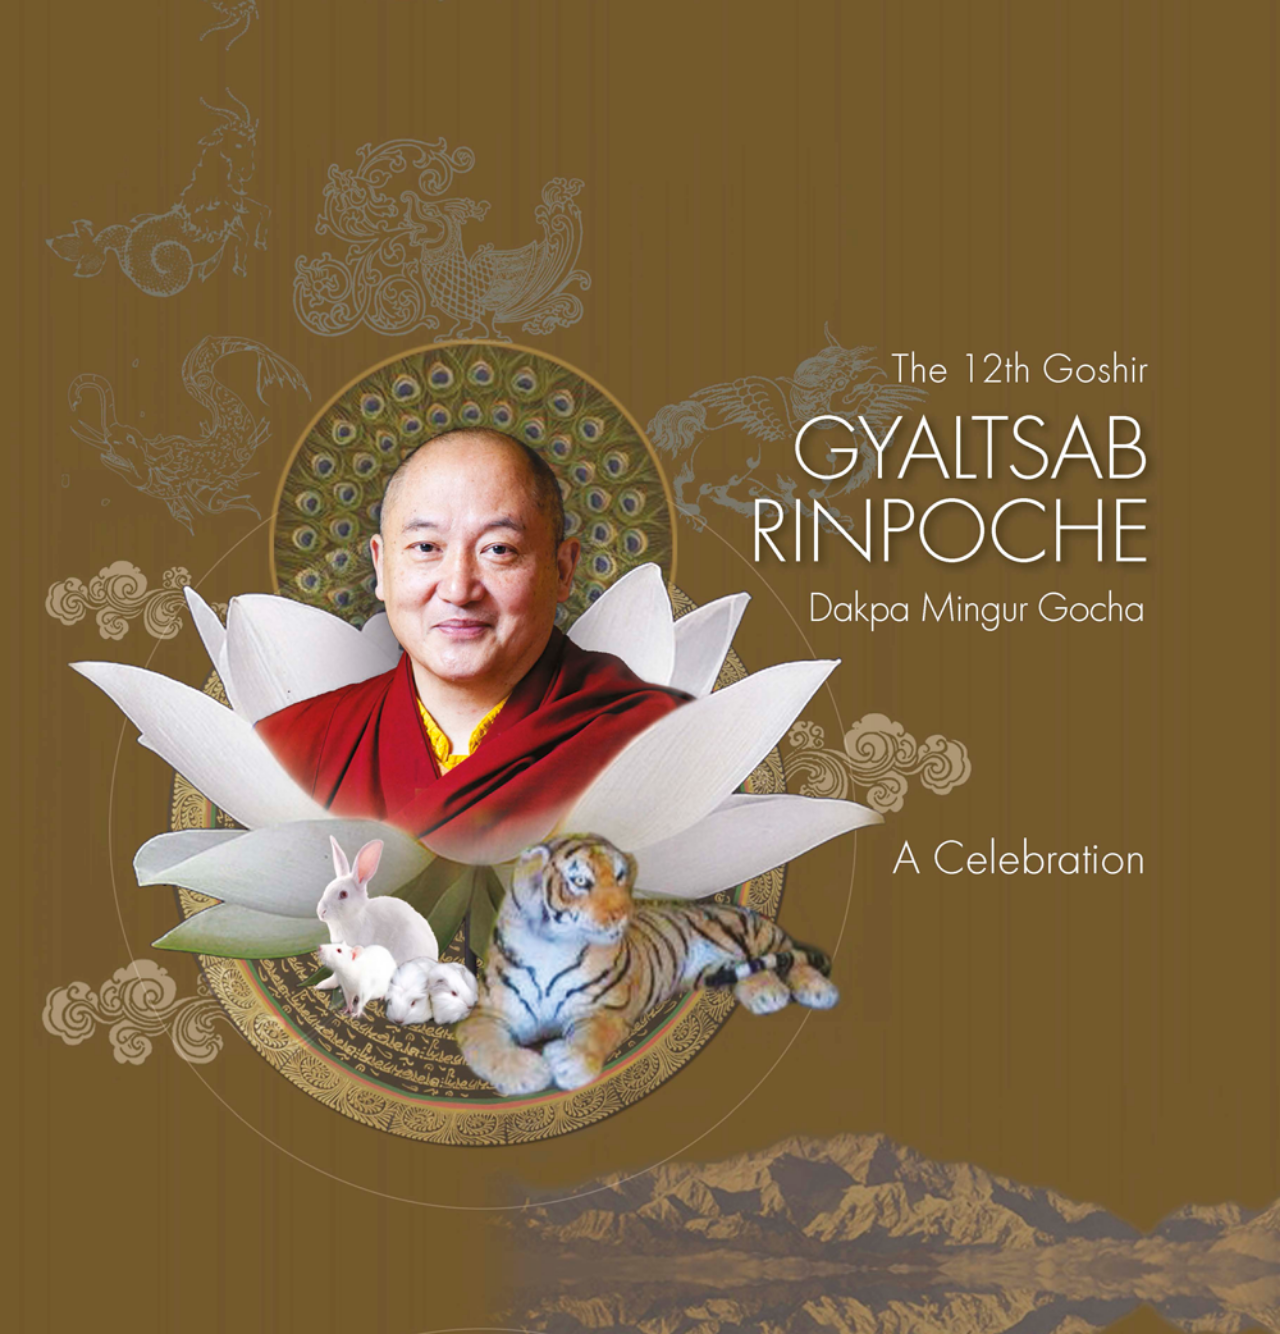
<file: index.html>
<!DOCTYPE html>
<html>
<head>
	<meta name="description" content="Dreamingthedharmajourneys">
	<link rel="stylesheet" type="text/css" media="screen" href="stylesheets/stylesheet.css">
	<title>Dreaming The Dharma Journeys</title>
</head>
<body>
<div class="bg-image">
	<a href="introduction.html"> <img src="images/cover-front.png" alt="" /> </a>
</div>

</body>
</html>
</file>
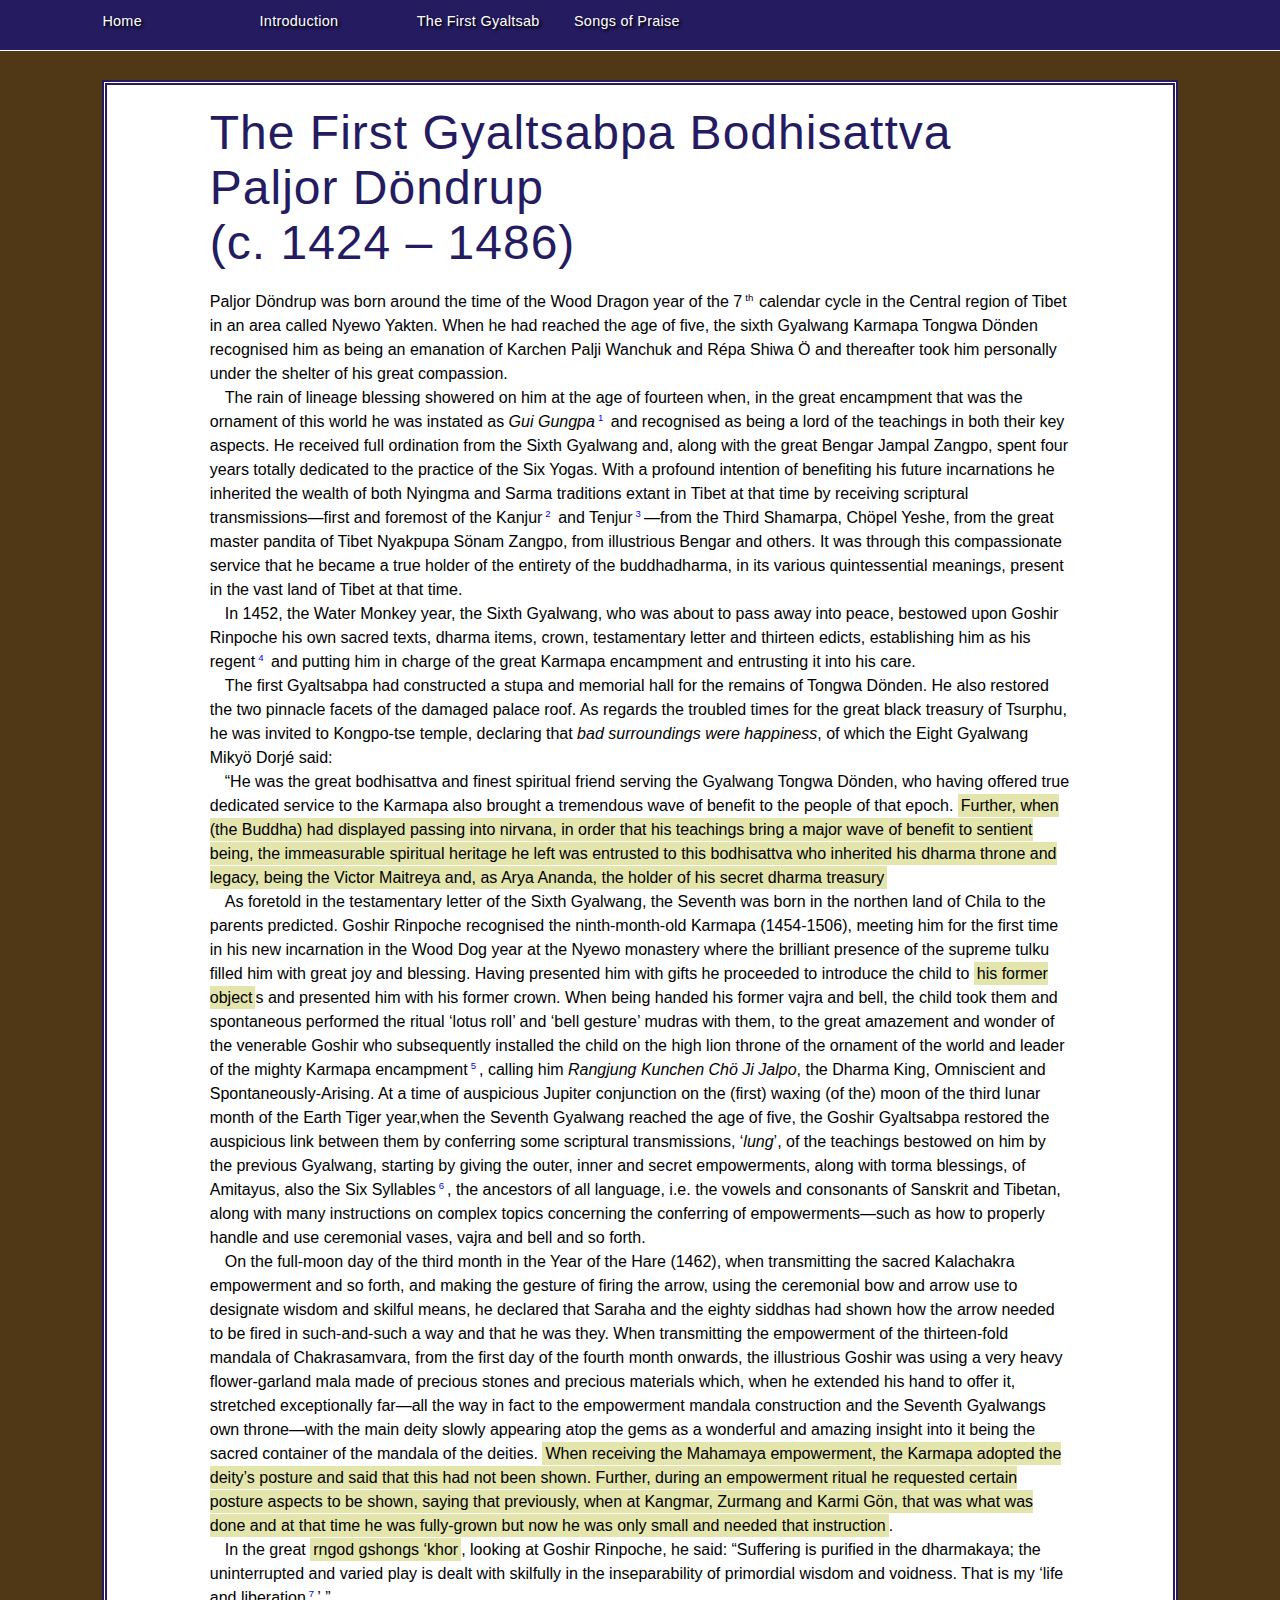
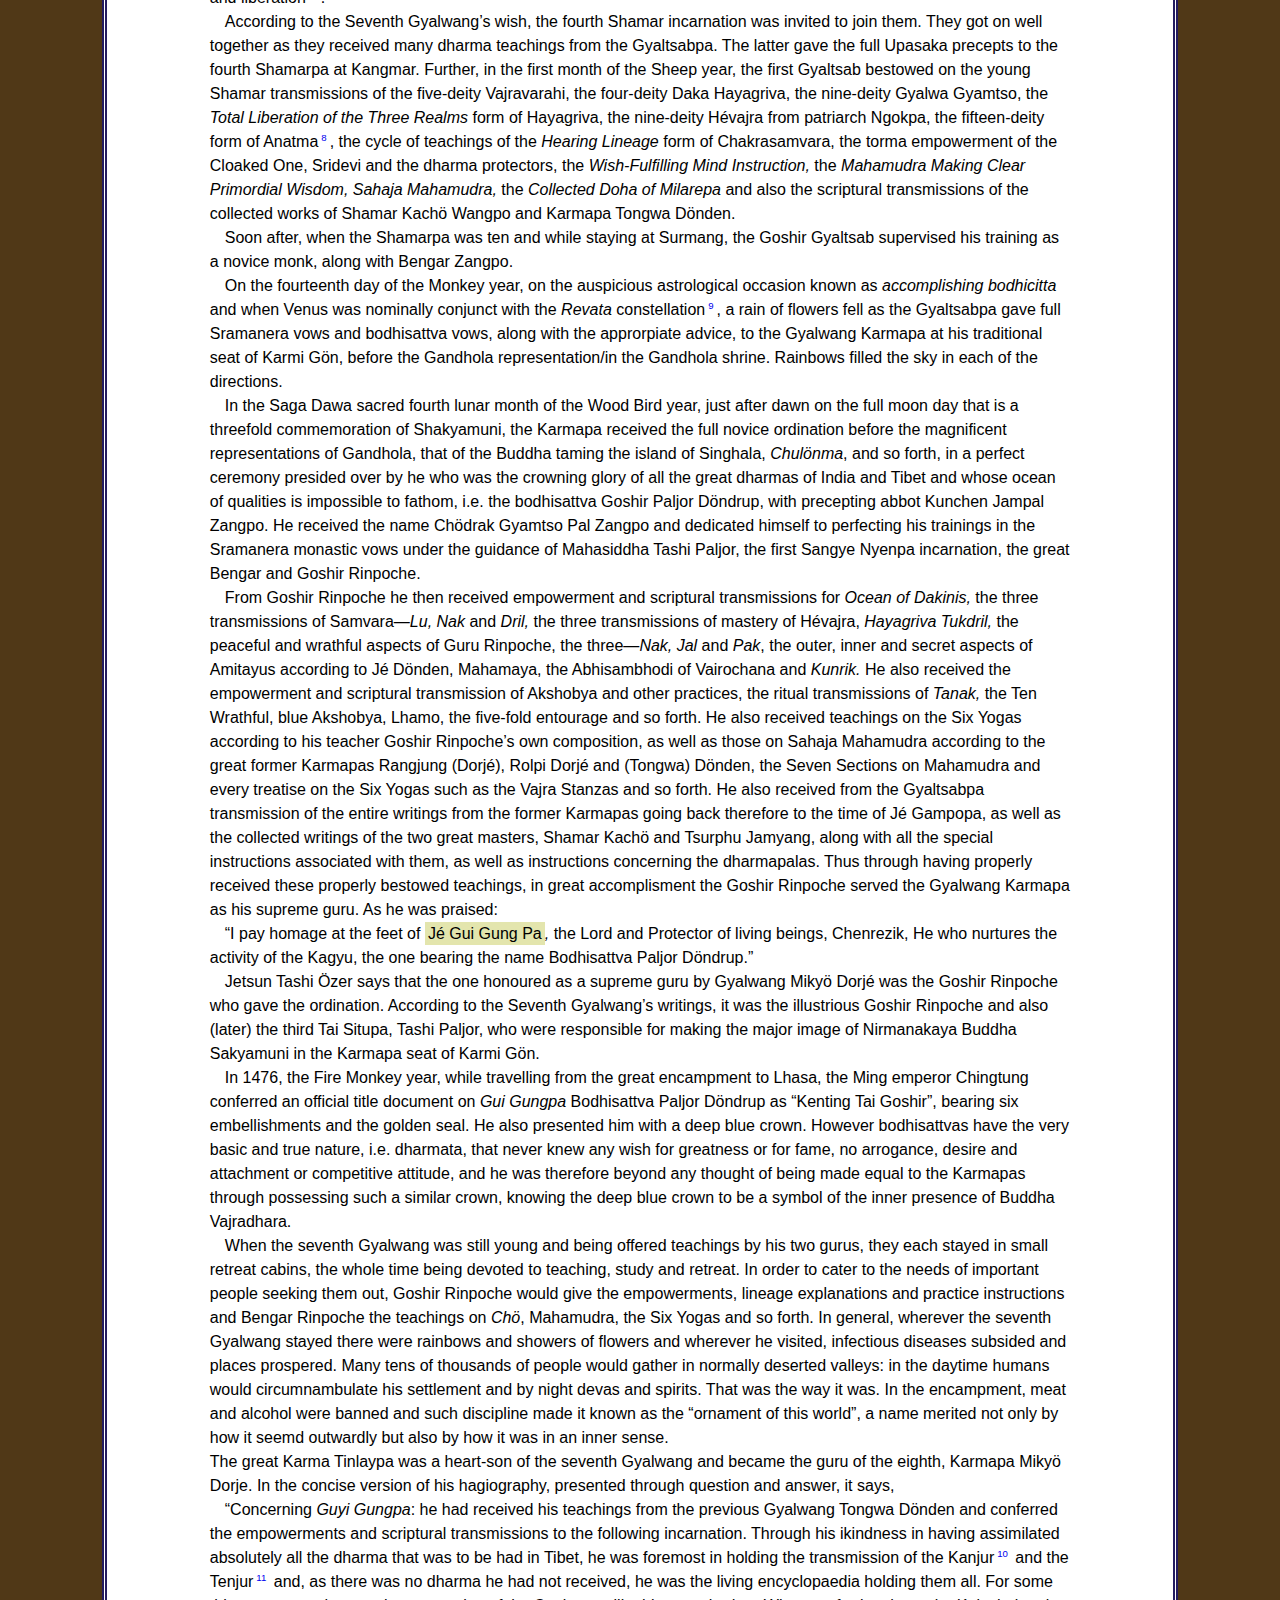
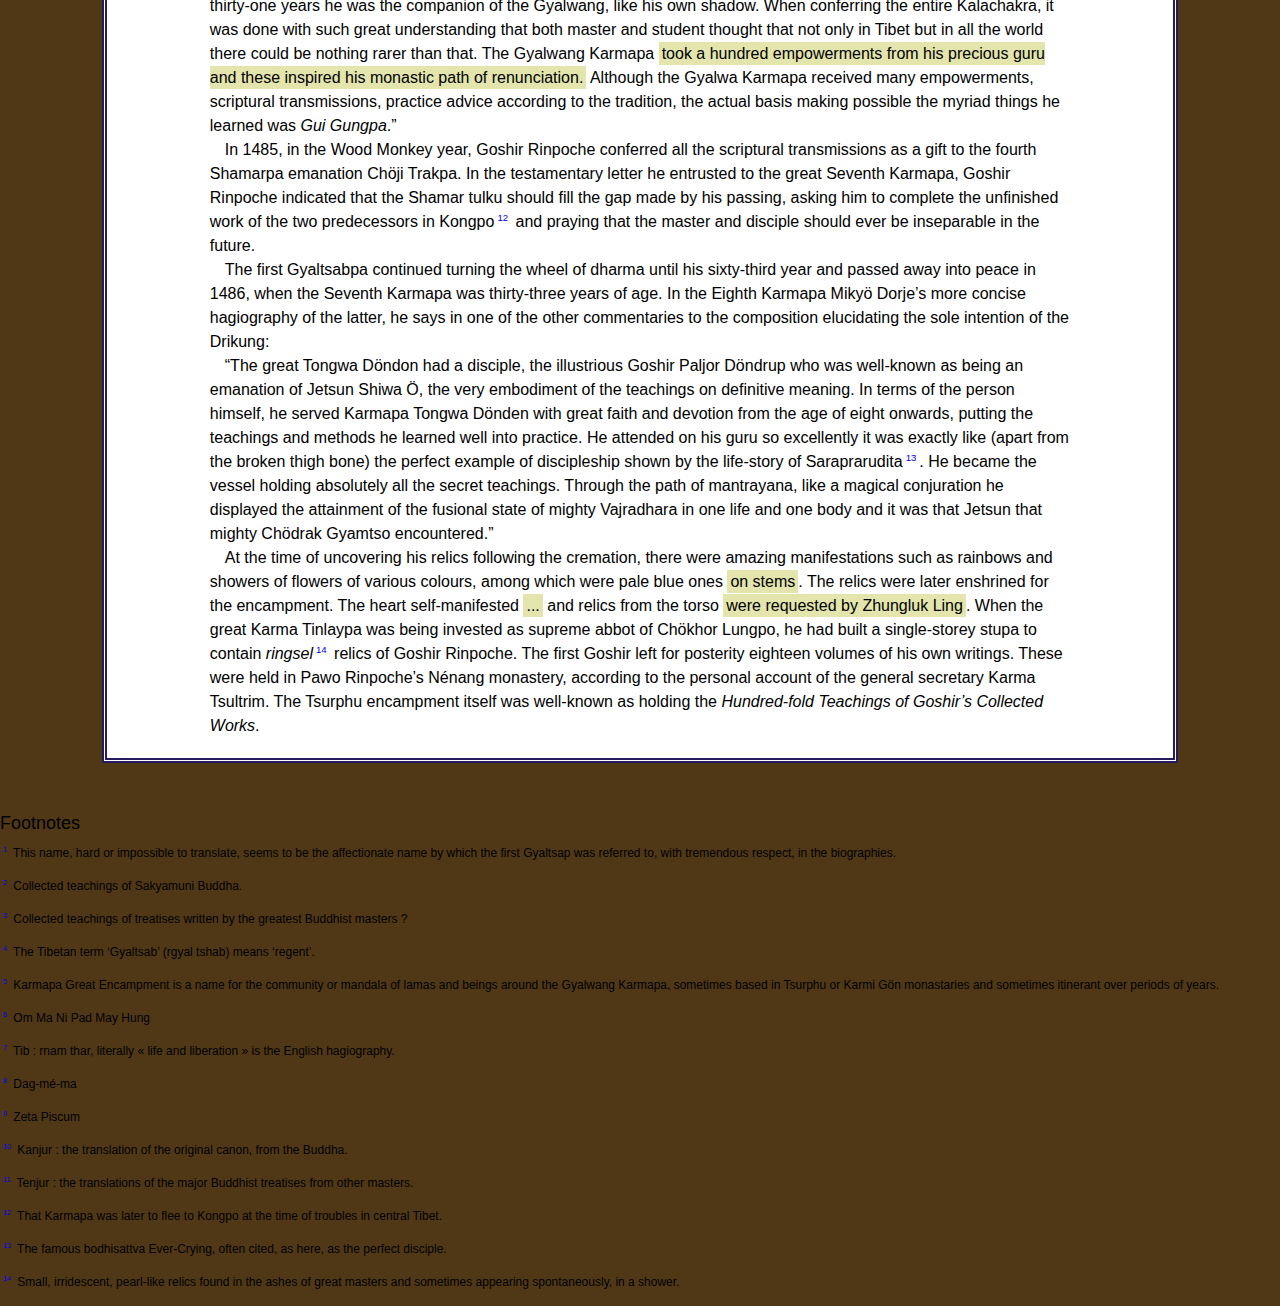
<file: first-gyaltsabpa-bodhisatt.html>
<!DOCTYPE html>
<html>
<head>
	<title>1 Chapter 1 | The First Gyaltsabpa Bodhisatt va Paljor Do&#x308;ndrup no Tib1</title>
	<link rel="stylesheet" href="stylesheets/stylesheet.css" type="text/css" />
</head>
<body>
<div class="nav">
	<ul>
		<li><a href="index.html">Home</a></li>
		<li><a href="introduction.html">Introduction</a></li>
		<li><a href="first-gyaltsabpa-bodhisatt.html">The First Gyaltsab</a></li>
		<li><a href="gyaltsab-rinpoche-homage.html">Songs of Praise</a></li>
	</ul>
</div>
<div class="main" id="gyaltsabpa">
	<h1 class="chap_head">
		The First Gyaltsabpa Bodhisattva Paljor D&#246;ndrup <br>
		(c. 1424 &#8211; 1486)
	</h1>
	<p class="body_first-chap">
		Paljor D&#246;ndrup was born around the time of the Wood Dragon year of the 7<sup>th </sup>calendar cycle in the Central region of Tibet in an area called Nyewo Yakten. When he had reached the age of five, the sixth Gyalwang Karmapa Tongwa D&#246;nden recognised him as being an emanation of Karchen Palji Wanchuk and R&#233;pa Shiwa &#214; and thereafter took him personally under the shelter of his great compassion.
	</p>
	<p class="s4">
		The rain of lineage blessing showered on him at the age of fourteen when, in the great encampment that was the ornament of this world he was instated as <span class="italic">Gui Gungpa</span><a href="#footnote1" id="footnote-ref1"><sup>1</sup></a> and recognised as being a lord of the teachings in both their key aspects. He received full ordination from the Sixth Gyalwang and, along with the great Bengar Jampal Zangpo, spent four years totally dedicated to the practice of the Six Yogas. With a profound intention of benefiting his future incarnations he inherited the wealth of both Nyingma and Sarma traditions extant in Tibet at that time by receiving scriptural transmissions&#8212;first and foremost of the Kanjur<a href="#footnote2" id="footnote-ref2"><sup>2</sup></a> and Tenjur<a href="#footnote3" id="footnote-ref3"><sup>3</sup></a>&#8212;from the Third Shamarpa, Ch&#246;pel Yeshe, from the great master pandita of Tibet Nyakpupa S&#246;nam Zangpo, from illustrious Bengar and others. It was through this compassionate service that he became a true holder of the entirety of the buddhadharma, in its various quintessential meanings, present in the vast land of Tibet at that time.
	</p>
	<p class="s4">
		In 1452, the Water Monkey year, the Sixth Gyalwang, who was about to pass away into peace, bestowed upon Goshir Rinpoche his own sacred texts, dharma items, crown, testamentary letter and thirteen edicts, establishing him as his regent<a href="#footnote4" id="footnote-ref4"><sup>4</sup></a> and putting him in charge of the great Karmapa encampment and entrusting it into his care.
	</p>
	<p class="s4">
		The first Gyaltsabpa had constructed a stupa and memorial hall for the remains of Tongwa D&#246;nden. He also restored the two pinnacle facets of the damaged palace roof. As regards the troubled times for the great black treasury of Tsurphu, he was invited to Kongpo-tse temple, declaring that <span class="italic">bad surroundings were happiness</span>, of which the Eight Gyalwang Miky&#246; Dorj&#233; said:
	</p>
	<p class="s4">
		&#8220;He was the great bodhisattva and finest spiritual friend serving the Gyalwang Tongwa D&#246;nden, who having offered true dedicated service to the Karmapa also brought a tremendous wave of benefit to the people of that epoch. <span class="highlight">Further, when (the Buddha) had displayed passing into nirvana, in order that his teachings bring a major wave of benefit to sentient being, the immeasurable spiritual heritage he left was entrusted to this bodhisattva who inherited his dharma throne and legacy, being the Victor Maitreya and, as Arya Ananda, the holder of his secret dharma treasury </span>
	</p>
	<p class="s4">
		As foretold in the testamentary letter of the Sixth Gyalwang, the Seventh was born in the northen land of Chila to the parents predicted. Goshir Rinpoche recognised the ninth-month-old Karmapa (1454-1506), meeting him for the first time in his new incarnation in the Wood Dog year at the Nyewo monastery where the brilliant presence of the supreme tulku filled him with great joy and blessing. Having presented him with gifts he proceeded to introduce the child to <span class="highlight">his former object</span>s and presented him with his former crown. When being handed his former vajra and bell, the child took them and spontaneous performed the ritual &#8216;lotus roll&#8217; and &#8216;bell gesture&#8217; mudras with them, to the great amazement and wonder of the venerable Goshir who subsequently installed the child on the high lion throne of the ornament of the world and leader of the mighty Karmapa encampment<a href="#footnote5" id="footnote-ref5"><sup>5</sup></a>, calling him <span class="italic">Rangjung Kunchen Ch&#246; Ji Jalpo</span>, the Dharma King, Omniscient and Spontaneously-Arising. At a time of auspicious Jupiter conjunction on the (first) waxing (of the) moon of the third lunar month of the Earth Tiger year,when the Seventh Gyalwang reached the age of five, the Goshir Gyaltsabpa restored the auspicious link between them by conferring some scriptural transmissions, &#8216;<span class="italic">lung</span>&#8217;, of the teachings bestowed on him by the previous Gyalwang, starting by giving the outer, inner and secret empowerments, along with torma blessings, of Amitayus, also the Six Syllables<a href="#footnote6" id="footnote-ref6"><sup>6</sup></a>, the ancestors of all language, i.e. the vowels and consonants of Sanskrit and Tibetan, along with many instructions on complex topics concerning the conferring of empowerments&#8212;such as how to properly handle and use ceremonial vases, vajra and bell and so forth.
	</p>
	<p class="s4">
		On the full-moon day of the third month in the Year of the Hare (1462), when transmitting the sacred Kalachakra empowerment and so forth, and making the gesture of firing the arrow, using the ceremonial bow and arrow use to designate wisdom and skilful means, he declared that Saraha and the eighty siddhas had shown how the arrow needed to be fired in such-and-such a way and that he was they. When transmitting the empowerment of the thirteen-fold mandala of Chakrasamvara, from the first day of the fourth month onwards, the illustrious Goshir was using a very heavy flower-garland mala made of precious stones and precious materials which, when he extended his hand to offer it, stretched exceptionally far&#8212;all the way in fact to the empowerment mandala construction and the Seventh Gyalwangs own throne&#8212;with the main deity slowly appearing atop the gems as a wonderful and amazing insight into it being the sacred container of the mandala of the deities. <span class="highlight">When receiving the Mahamaya empowerment, the Karmapa adopted the deity&#8217;s posture and said that this had not been shown. Further, during an empowerment ritual he requested certain posture aspects to be shown, saying that previously, when at Kangmar, Zurmang and Karmi G&#246;n, that was what was done and at that time he was fully-grown but now he was only small and needed that instruction</span>.
	</p>
	<p class="s4">
		In the great <span class="highlight">rngod gshongs &#8216;khor</span>, looking at Goshir Rinpoche, he said: &#8220;Suffering is purified in the dharmakaya; the uninterrupted and varied play is dealt with skilfully in the inseparability of primordial wisdom and voidness. That is my &#8216;life and liberation<a href="#footnote7" id="footnote-ref7"><sup>7</sup></a>&#8217;.&#8221;
	</p>
	<p class="s4">
		According to the Seventh Gyalwang&#8217;s wish, the fourth Shamar incarnation was invited to join them. They got on well together as they received many dharma teachings from the Gyaltsabpa. The latter gave the full Upasaka precepts to the fourth Shamarpa at Kangmar. Further, in the first month of the Sheep year, the first Gyaltsab bestowed on the young Shamar transmissions of the five-deity Vajravarahi, the four-deity Daka Hayagriva, the nine-deity Gyalwa Gyamtso, the <span class="italic">Total Liberation of the Three Realms</span> form of Hayagriva, the nine-deity H&#233;vajra from patriarch Ngokpa, the fifteen-deity form of Anatma<a href="#footnote8" id="footnote-ref8"><sup>8</sup></a>, the cycle of teachings of the <span class="italic">Hearing Lineage</span> form of Chakrasamvara, the torma empowerment of the Cloaked One, Sridevi and the dharma protectors, the <span class="italic">Wish-Fulfilling Mind Instruction, </span>the <span class="italic"> Mahamudra Making Clear Primordial Wisdom, Sahaja Mahamudra, </span>the <span class="italic">Collected Doha of Milarepa</span> and also the scriptural transmissions of the collected works of Shamar Kach&#246; Wangpo and Karmapa Tongwa D&#246;nden.
	</p>
	<p class="s4">
		Soon after, when the Shamarpa was ten and while staying at Surmang, the Goshir Gyaltsab supervised his training as a novice monk, along with Bengar Zangpo.
	</p>
	<p class="s4">
		On the fourteenth day of the Monkey year, on the auspicious astrological occasion known as <span class="italic">accomplishing bodhicitta</span> and when Venus was nominally conjunct with the <span class="italic">Revata</span> constellation<a href="#footnote9" id="footnote-ref9"><sup>9</sup></a>, a rain of flowers fell as the Gyaltsabpa gave full Sramanera vows and bodhisattva vows, along with the approrpiate advice, to the Gyalwang Karmapa at his traditional seat of Karmi G&#246;n, before the Gandhola representation/in the Gandhola shrine. Rainbows filled the sky in each of the directions.
	</p>
	<p class="s4">
		In the Saga Dawa sacred fourth lunar month of the Wood Bird year, just after dawn on the full moon day that is a threefold commemoration of Shakyamuni, the Karmapa received the full novice ordination before the magnificent representations of Gandhola, that of the Buddha taming the island of Singhala, <span class="italic">Chul&#246;nma</span>, and so forth, in a perfect ceremony presided over by he who was the crowning glory of all the great dharmas of India and Tibet and whose ocean of qualities is impossible to fathom, i.e. the bodhisattva Goshir Paljor D&#246;ndrup, with precepting abbot Kunchen Jampal Zangpo. He received the name Ch&#246;drak Gyamtso Pal Zangpo and dedicated himself to perfecting his trainings in the Sramanera monastic vows under the guidance of Mahasiddha Tashi Paljor, the first Sangye Nyenpa incarnation, the great Bengar and Goshir Rinpoche.
	</p>
	<p class="s4">
		From Goshir Rinpoche he then received empowerment and scriptural transmissions for <span class="italic">Ocean of Dakinis, </span>the three transmissions of Samvara&#8212;<span class="italic">Lu, Nak </span>and<span class="italic"> Dril,</span> the three transmissions of mastery of H&#233;vajra, <span class="italic">Hayagriva Tukdril, </span>the peaceful and wrathful aspects of Guru Rinpoche, the three&#8212;<span class="italic">Nak, Jal</span> and <span class="italic">Pak</span>, the outer, inner and secret aspects of Amitayus according to J&#233; D&#246;nden, Mahamaya, the Abhisambhodi of Vairochana and <span class="italic">Kunrik.</span> He also received the empowerment and scriptural transmission of Akshobya and other practices, the ritual transmissions of <span class="italic">Tanak, </span>the Ten Wrathful, blue Akshobya, Lhamo, the five-fold entourage and so forth. He also received teachings on the Six Yogas according to his teacher Goshir Rinpoche&#8217;s own composition, as well as those on Sahaja Mahamudra according to the great former Karmapas Rangjung (Dorj&#233;), Rolpi Dorj&#233; and (Tongwa) D&#246;nden, the Seven Sections on Mahamudra and every treatise on the Six Yogas such as the Vajra Stanzas and so forth. He also received from the Gyaltsabpa transmission of the entire writings from the former Karmapas going back therefore to the time of J&#233; Gampopa, as well as the collected writings of the two great masters, Shamar Kach&#246; and Tsurphu Jamyang, along with all the special instructions associated with them, as well as instructions concerning the dharmapalas. Thus through having properly received these properly bestowed teachings, in great accomplisment the Goshir Rinpoche served the Gyalwang Karmapa as his supreme guru. As he was praised:
	</p>
	<p class="s4">
		&#8220;I pay homage at the feet of <span class="highlight">J&#233; Gui Gung Pa</span><span class="italic">, </span>the<span class="italic"> </span>Lord and Protector of living beings, Chenrezik, He who nurtures the activity of the Kagyu, the one bearing the name Bodhisattva Paljor D&#246;ndrup.&#8221;
	</p>
	<p class="s4">
		Jetsun Tashi &#214;zer says that the one honoured as a supreme guru by Gyalwang Miky&#246; Dorj&#233; was the Goshir Rinpoche who gave the ordination. According to the Seventh Gyalwang&#8217;s writings, it was the illustrious Goshir Rinpoche and also (later) the third Tai Situpa, Tashi Paljor, who were responsible for making the major image of Nirmanakaya Buddha Sakyamuni in the Karmapa seat of Karmi G&#246;n.
	</p>
	<p class="s4">
		In 1476, the Fire Monkey year, while travelling from the great encampment to Lhasa, the Ming emperor Chingtung conferred an official title document on <span class="italic">Gui Gungpa</span> Bodhisattva Paljor D&#246;ndrup as &#8220;Kenting Tai Goshir&#8221;, bearing six embellishments and the golden seal. He also presented him with a deep blue crown. However bodhisattvas have the very basic and true nature, i.e. dharmata, that never knew any wish for greatness or for fame, no arrogance, desire and attachment or competitive attitude, and he was therefore beyond any thought of being made equal to the Karmapas through possessing such a similar crown, knowing the deep blue crown to be a symbol of the inner presence of Buddha Vajradhara.
	</p>
	<p class="s4">
		When the seventh Gyalwang was still young and being offered teachings by his two gurus, they each stayed in small retreat cabins, the whole time being devoted to teaching, study and retreat. In order to cater to the needs of important people seeking them out, Goshir Rinpoche would give the empowerments, lineage explanations and practice instructions and Bengar Rinpoche the teachings on <span class="italic">Ch&#246;</span><span class="c2">, Mahamudra, the Six Yogas and so forth. In general, wherever the seventh Gyalwang stayed there were rainbows and showers of flowers and wherever he visited, infectious diseases subsided and places prospered. Many tens of thousands of people would gather in normally deserted valleys: in the daytime humans would circumnambulate his settlement and by night devas and spirits. That was the way it was. In the encampment, meat and alcohol were banned and such discipline made it known as the &#8220;ornament of this world&#8221;, a name merited not only by how it seemd outwardly but also by how it was in an inner sense. <br />
		The great Karma Tinlaypa was a heart-son of the seventh Gyalwang and became the guru of the eighth, Karmapa Miky&#246; Dorje. In the concise version of his hagiography, presented through question and answer, it says, </span>
	</p>
	<p class="s4">
		&#8220;Concerning <span class="italic">Guyi Gungpa</span>: he had received his teachings from the previous Gyalwang Tongwa D&#246;nden and conferred the empowerments and scriptural transmissions to the following incarnation. Through his ikindness in having assimilated absolutely all the dharma that was to be had in Tibet, he was foremost in holding the transmission of the Kanjur<a href="#footnote10" id="footnote-ref10"><sup>10</sup></a> and the Tenjur<a href="#footnote11" id="footnote-ref11"><sup>11</sup></a> and, as there was no dharma he had not received, he was the living encyclopaedia holding them all. For some thirty-one years he was the companion of the Gyalwang, like his own shadow. When conferring the entire Kalachakra, it was done with such great understanding that both master and student thought that not only in Tibet but in all the world there could be nothing rarer than that. The Gyalwang Karmapa <span class="highlight">took a hundred empowerments from his precious guru and these inspired his monastic path of renunciation.</span> Although the Gyalwa Karmapa received many empowerments, scriptural transmissions, practice advice according to the tradition, the actual basis making possible the myriad things he learned was <span class="italic">Gui Gungpa</span>.&#8221;
	</p>
	<p class="s4">
		In 1485, in the Wood Monkey year, Goshir Rinpoche conferred all the scriptural transmissions as a gift to the fourth Shamarpa emanation Ch&#246;ji Trakpa. In the testamentary letter he entrusted to the great Seventh Karmapa, Goshir Rinpoche indicated that the Shamar tulku should fill the gap made by his passing, asking him to complete the unfinished work of the two predecessors in Kongpo<a href="#footnote12" id="footnote-ref12"><sup>12</sup></a> and praying that the master and disciple should ever be inseparable in the future.
	</p>
	<p class="s4">
		The first Gyaltsabpa continued turning the wheel of dharma until his sixty-third year and passed away into peace in 1486, when the Seventh Karmapa was thirty-three years of age. In the Eighth Karmapa Miky&#246; Dorje&#8217;s more concise hagiography of the latter, he says in one of the other commentaries to the composition elucidating the sole intention of the Drikung:
	</p>
	<p class="s4">
		&#8220;The great Tongwa D&#246;ndon had a disciple, the illustrious Goshir Paljor D&#246;ndrup who was well-known as being an emanation of Jetsun Shiwa &#214;, the very embodiment of the teachings on definitive meaning. In terms of the person himself, he served Karmapa Tongwa D&#246;nden with great faith and devotion from the age of eight onwards, putting the teachings and methods he learned well into practice. He attended on his guru so excellently it was exactly like (apart from the broken thigh bone) the perfect example of discipleship shown by the life-story of Saraprarudita<a href="#footnote13" id="footnote-ref13"><sup>13</sup></a>. He became the vessel holding absolutely all the secret teachings. Through the path of mantrayana, like a magical conjuration he displayed the attainment of the fusional state of mighty Vajradhara in one life and one body and it was that Jetsun that mighty Ch&#246;drak Gyamtso encountered.&#8221;
	</p>
	<p class="s4">
		At the time of uncovering his relics following the cremation, there were amazing manifestations such as rainbows and showers of flowers of various colours, among which were pale blue ones <span class="highlight">on stems</span>. The relics were later enshrined for the encampment. The heart self-manifested <span class="highlight">...</span> and relics from the torso <span class="highlight">were requested by Zhungluk Ling</span>. When the great Karma Tinlaypa was being invested as supreme abbot of Ch&#246;khor Lungpo, he had built a single-storey stupa to contain <span class="italic">ringsel</span><a href="#footnote14" id="footnote-ref14"><sup>14</sup></a> relics of Goshir Rinpoche. The first Goshir left for posterity eighteen volumes of his own writings. These were held in Pawo Rinpoche&#8217;s N&#233;nang monastery, according to the personal account of the general secretary Karma Tsultrim. The Tsurphu encampment itself was well-known as holding the <span class="italic">Hundred-fold Teachings of Goshir&#8217;s Collected Works</span>.
	</p>
</div>
<div class="footnotes">
	<h2>
		Footnotes
	</h2>
	<a id="footnote1" />
	<p class="s5">
	<a href="#footnote-ref1"><span class="c6"><sup>1</sup></span></a> This name, hard or impossible to translate, seems to be the affectionate name by which the first Gyaltsap was referred to, with tremendous respect, in the biographies.
	</p>
	<br />
	<a id="footnote2" />
	<p class="s5">
	<a href="#footnote-ref2"><span class="c7"><sup>2</sup></span></a> Collected teachings of Sakyamuni Buddha.
	</p>
	<br />
	<a id="footnote3" />
	<p class="s5">
	<a href="#footnote-ref3"><span class="c7"><sup>3</sup></span></a> Collected teachings of treatises written by the greatest Buddhist masters&#160;?
	</p>
	<br />
	<a id="footnote4" />
	<p class="s5">
	<a href="#footnote-ref4"><span class="c7"><sup>4</sup></span></a> The Tibetan term &#8216;Gyaltsab&#8217; (<span class="c8">rgyal tshab</span>) means &#8216;regent&#8217;.
	</p>
	<br />
	<a id="footnote5" />
	<p class="s5">
	<a href="#footnote-ref5"><span class="c7"><sup>5</sup></span></a> Karmapa Great Encampment is a name for the community or mandala of lamas and beings around the Gyalwang Karmapa, sometimes based in Tsurphu or Karmi G&#246;n monastaries and sometimes itinerant over periods of years.
	</p>
	<br />
	<a id="footnote6" />
	<p class="s5">
	<a href="#footnote-ref6"><span class="c7"><sup>6</sup></span></a> Om Ma Ni Pad May Hung
	</p>
	<br />
	<a id="footnote7" />
	<p class="s5">
	<a href="#footnote-ref7"><span class="c7"><sup>7</sup></span></a> Tib&#160;: <span class="c8">rnam thar</span>, literally &#171;&#160;life and liberation&#160;&#187; is the English <span class="c8">hagiography</span>.
	</p>
	<br />
	<a id="footnote8" />
	<p class="s5">
	<a href="#footnote-ref8"><span class="c7"><sup>8</sup></span></a> <span class="c8">Dag-m&#233;-ma</span>
	</p>
	<br />
	<a id="footnote9" />
	<p class="s5">
	<a href="#footnote-ref9"><span class="c7"><sup>9</sup></span></a> Zeta Piscum
	</p>
	<br />
	<a id="footnote10" />
	<p class="s5">
	<a href="#footnote-ref10"><span class="c7"><sup>10</sup></span></a> <span class="c8">Kanjur&#160;</span>: the translation of the original canon, from the Buddha.
	</p>
	<br />
	<a id="footnote11" />
	<p class="s5">
	<a href="#footnote-ref11"><span class="c7"><sup>11</sup></span></a> <span class="c8">Tenjur&#160;</span>: the translations of the major Buddhist treatises from other masters.
	</p>
	<br />
	<a id="footnote12" />
	<p class="s5">
	<a href="#footnote-ref12"><span class="c7"><sup>12</sup></span></a> That Karmapa was later to flee to Kongpo at the time of troubles in central Tibet.
	</p>
	<br />
	<a id="footnote13" />
	<p class="s5">
	<a href="#footnote-ref13"><span class="c7"><sup>13</sup></span></a> The famous bodhisattva Ever-Crying, often cited, as here, as the perfect disciple.
	</p>
	<br />
	<a id="footnote14" />
	<p class="s5">
	<a href="#footnote-ref14"><span class="c6"><sup>14</sup></span></a> Small, irridescent, pearl-like relics found in the ashes of great masters and sometimes appearing spontaneously, in a shower.
	</p>
	<br />
</div>
</body>
</html>
</file>
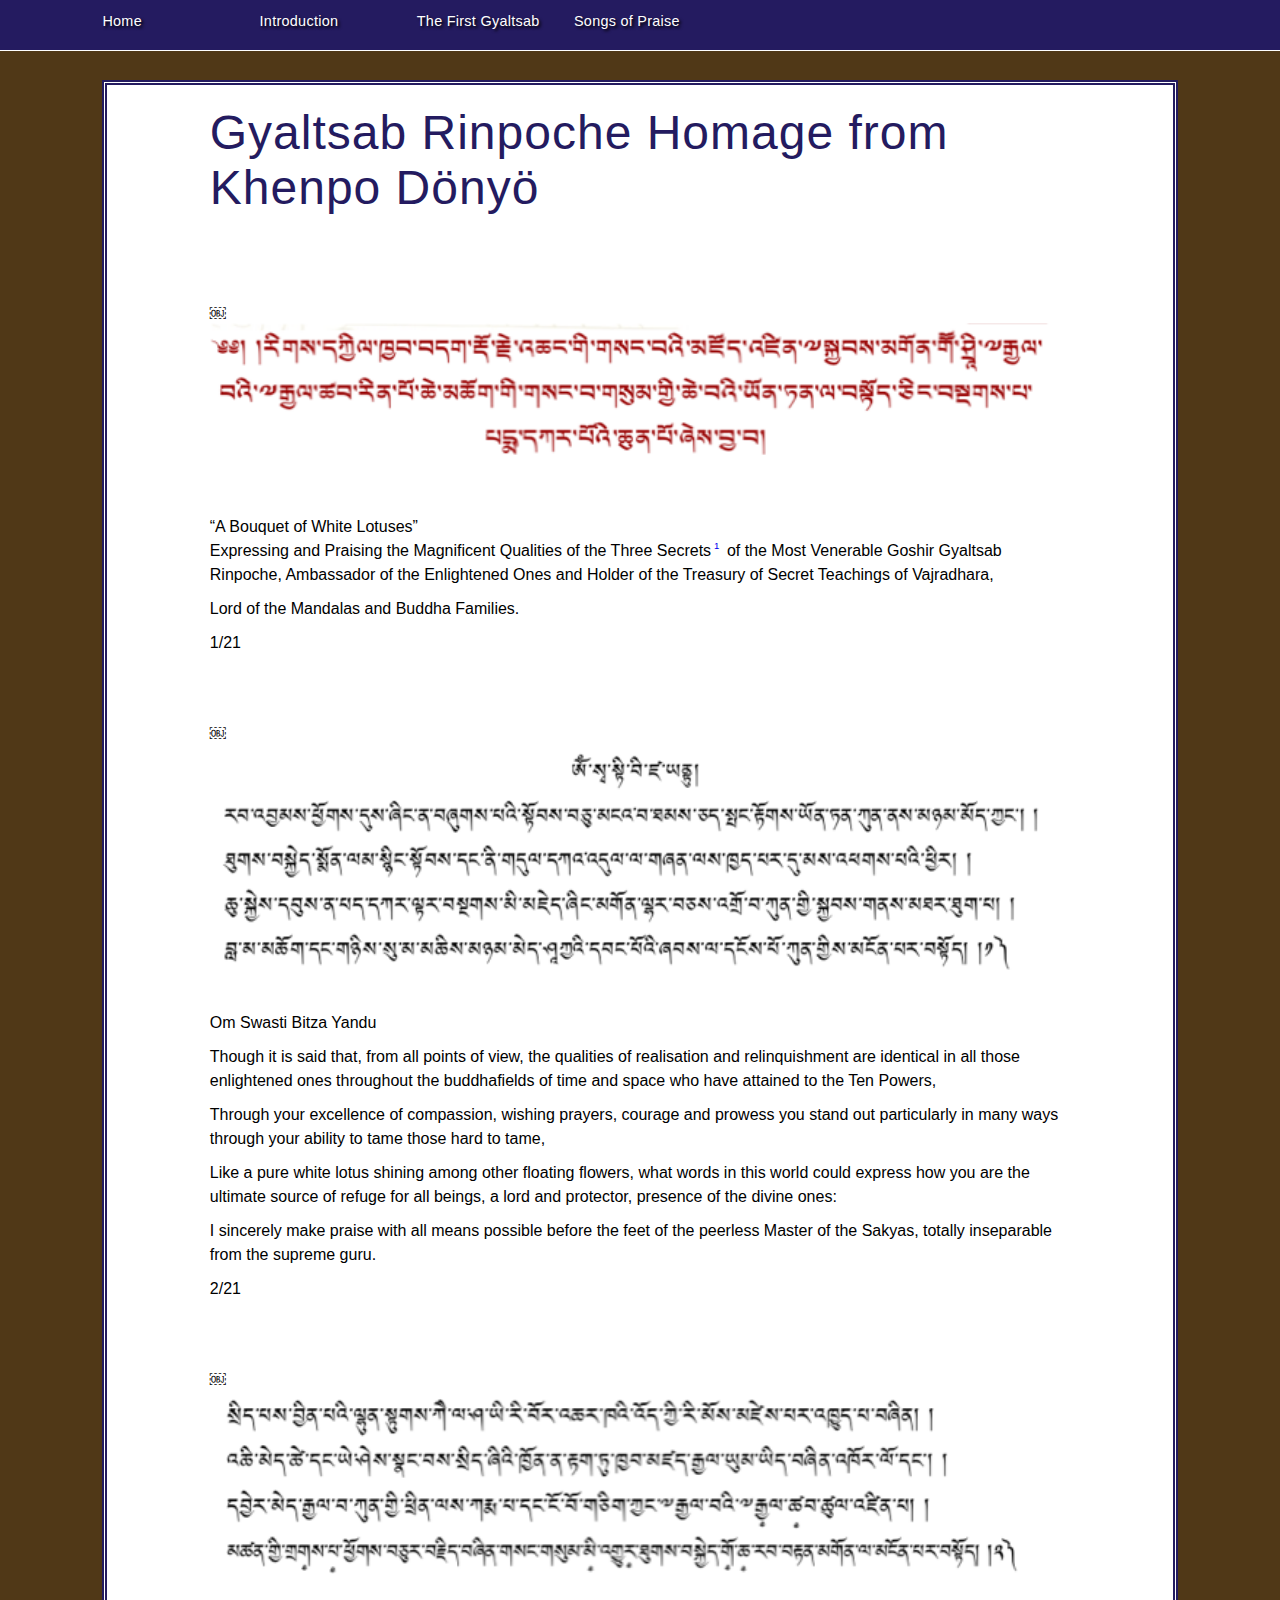
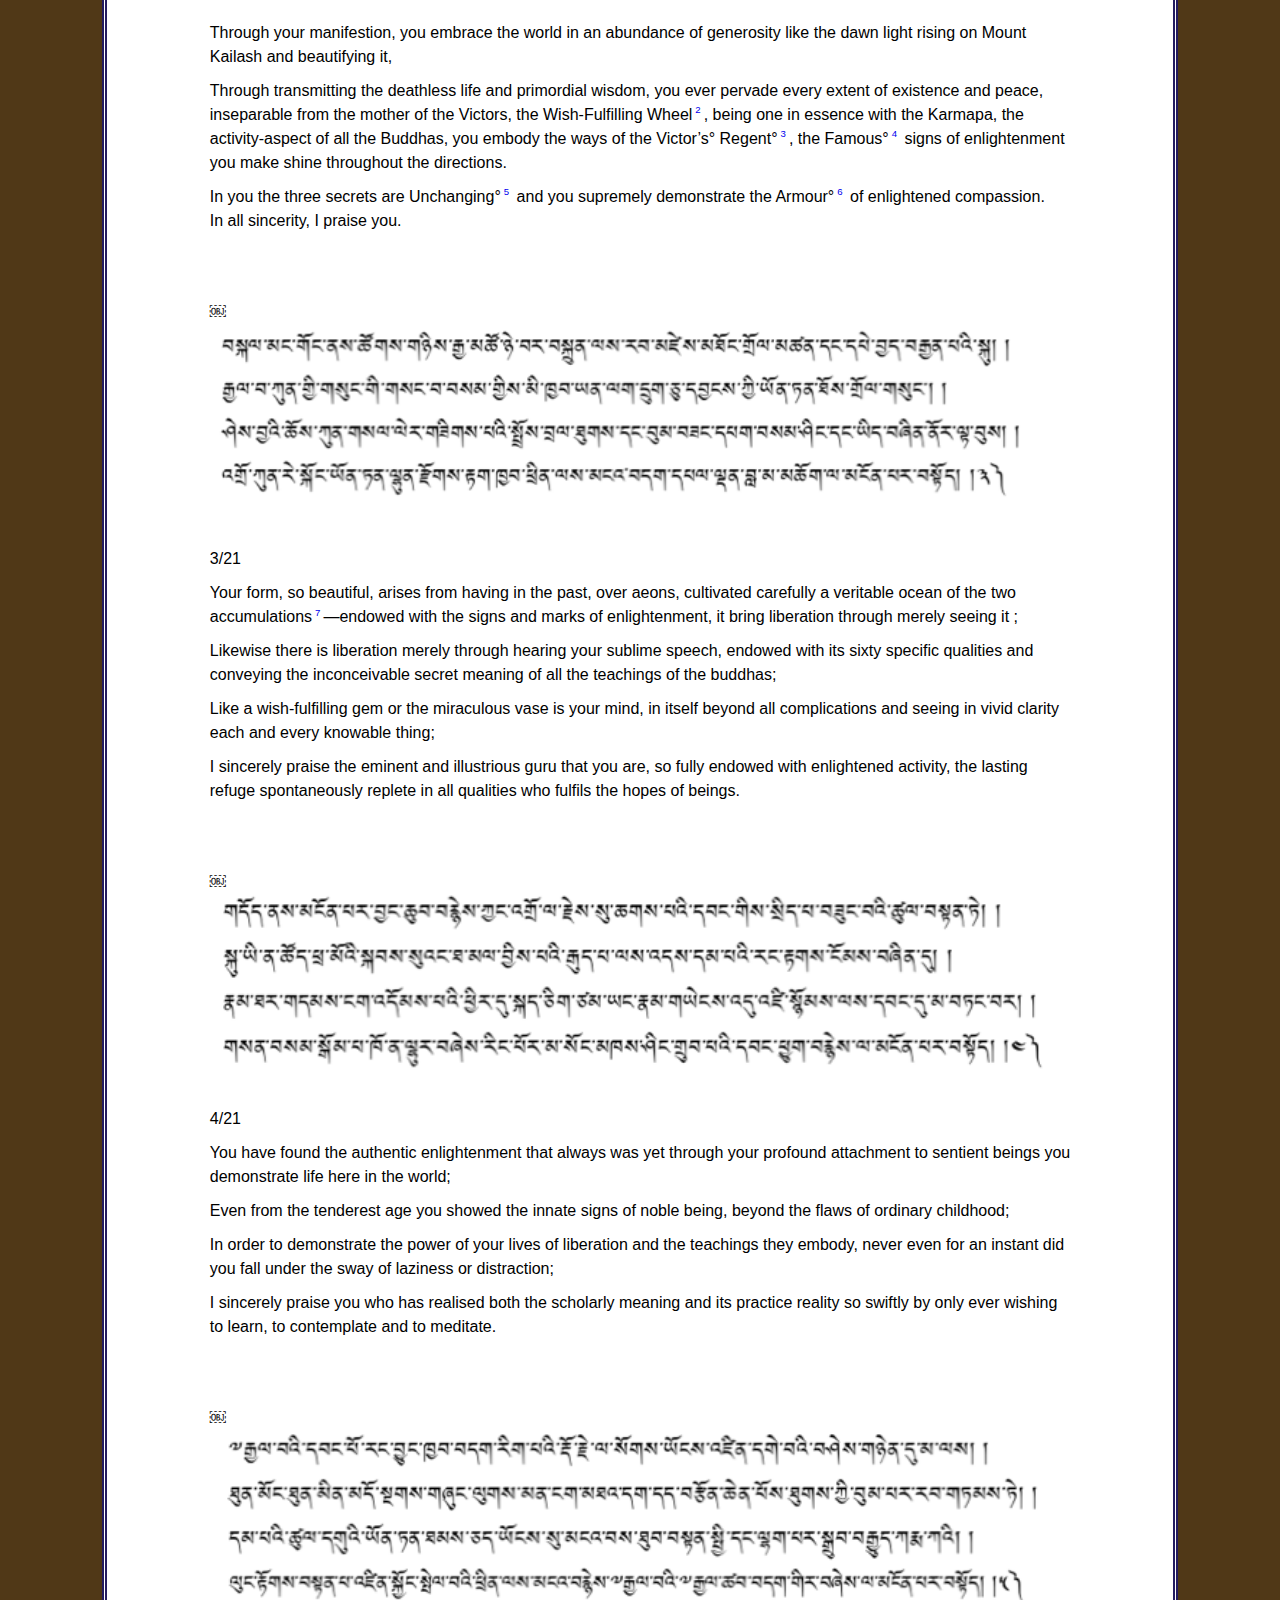
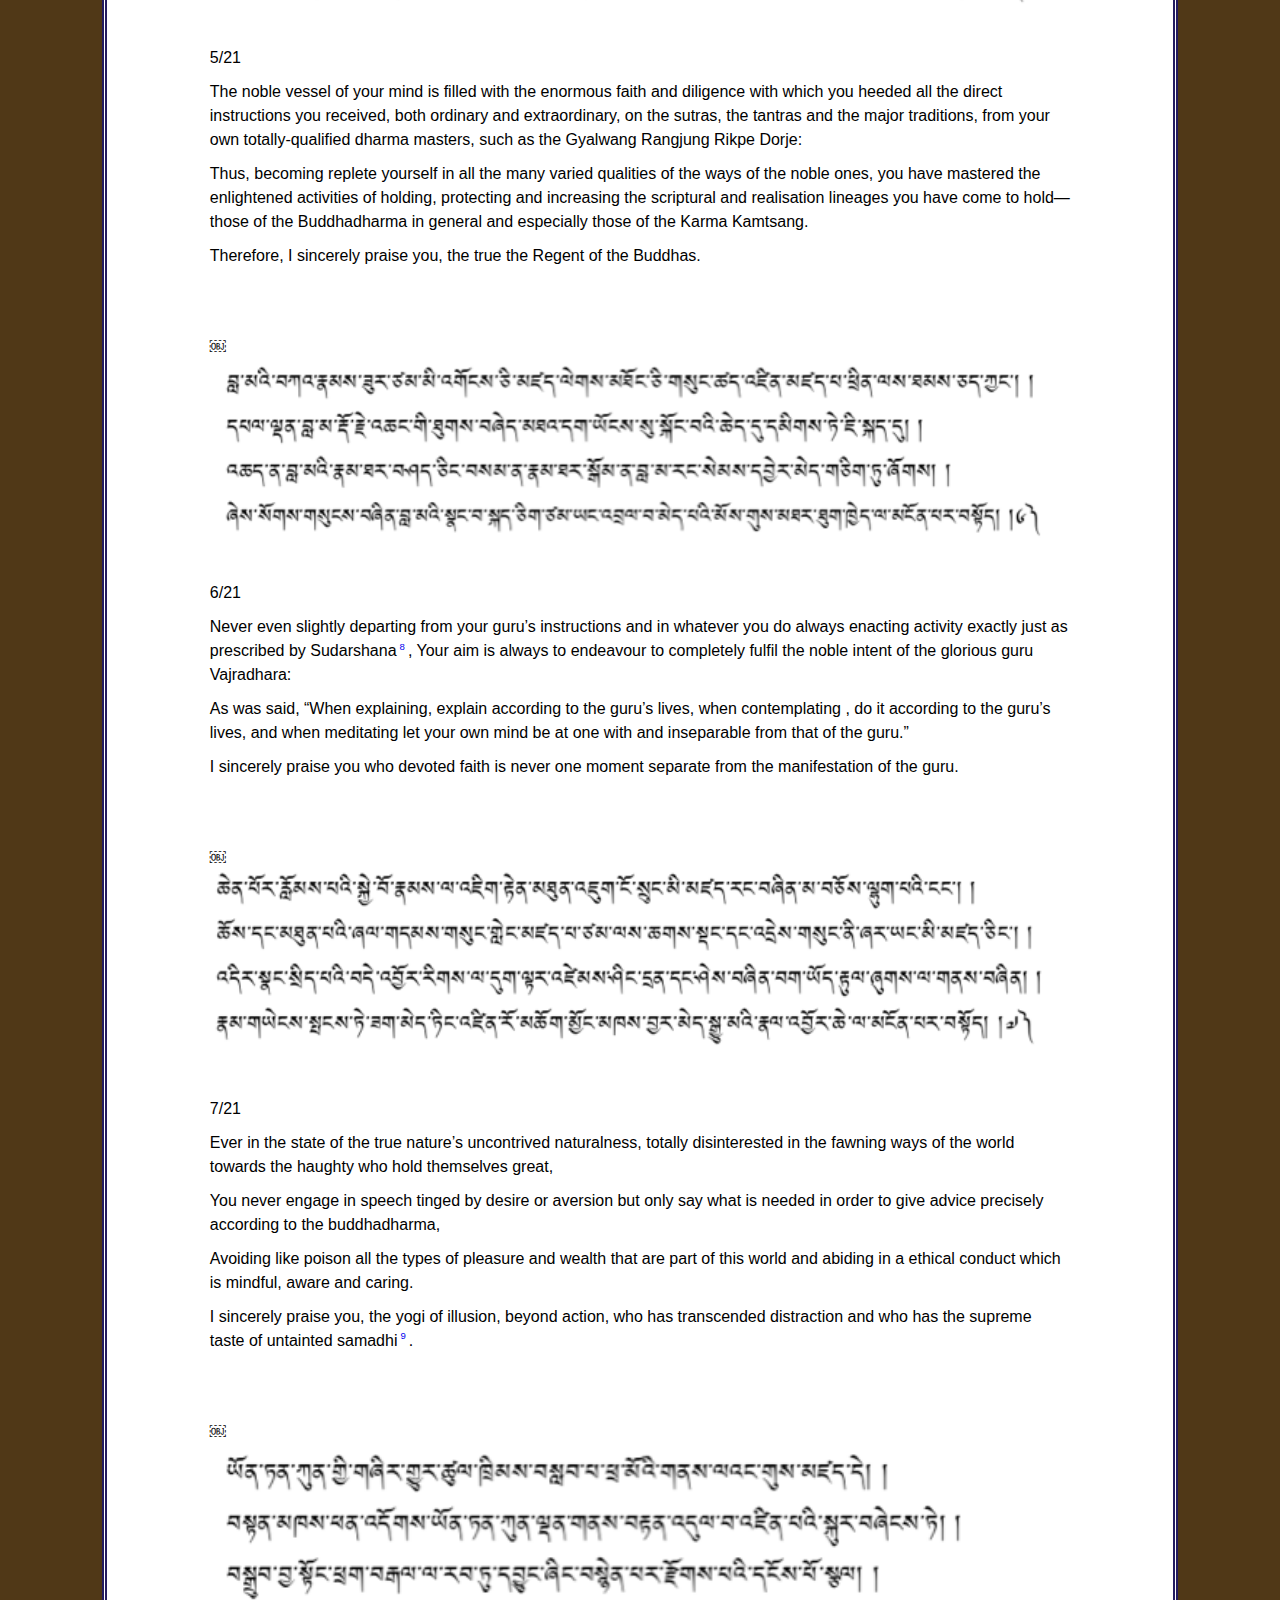
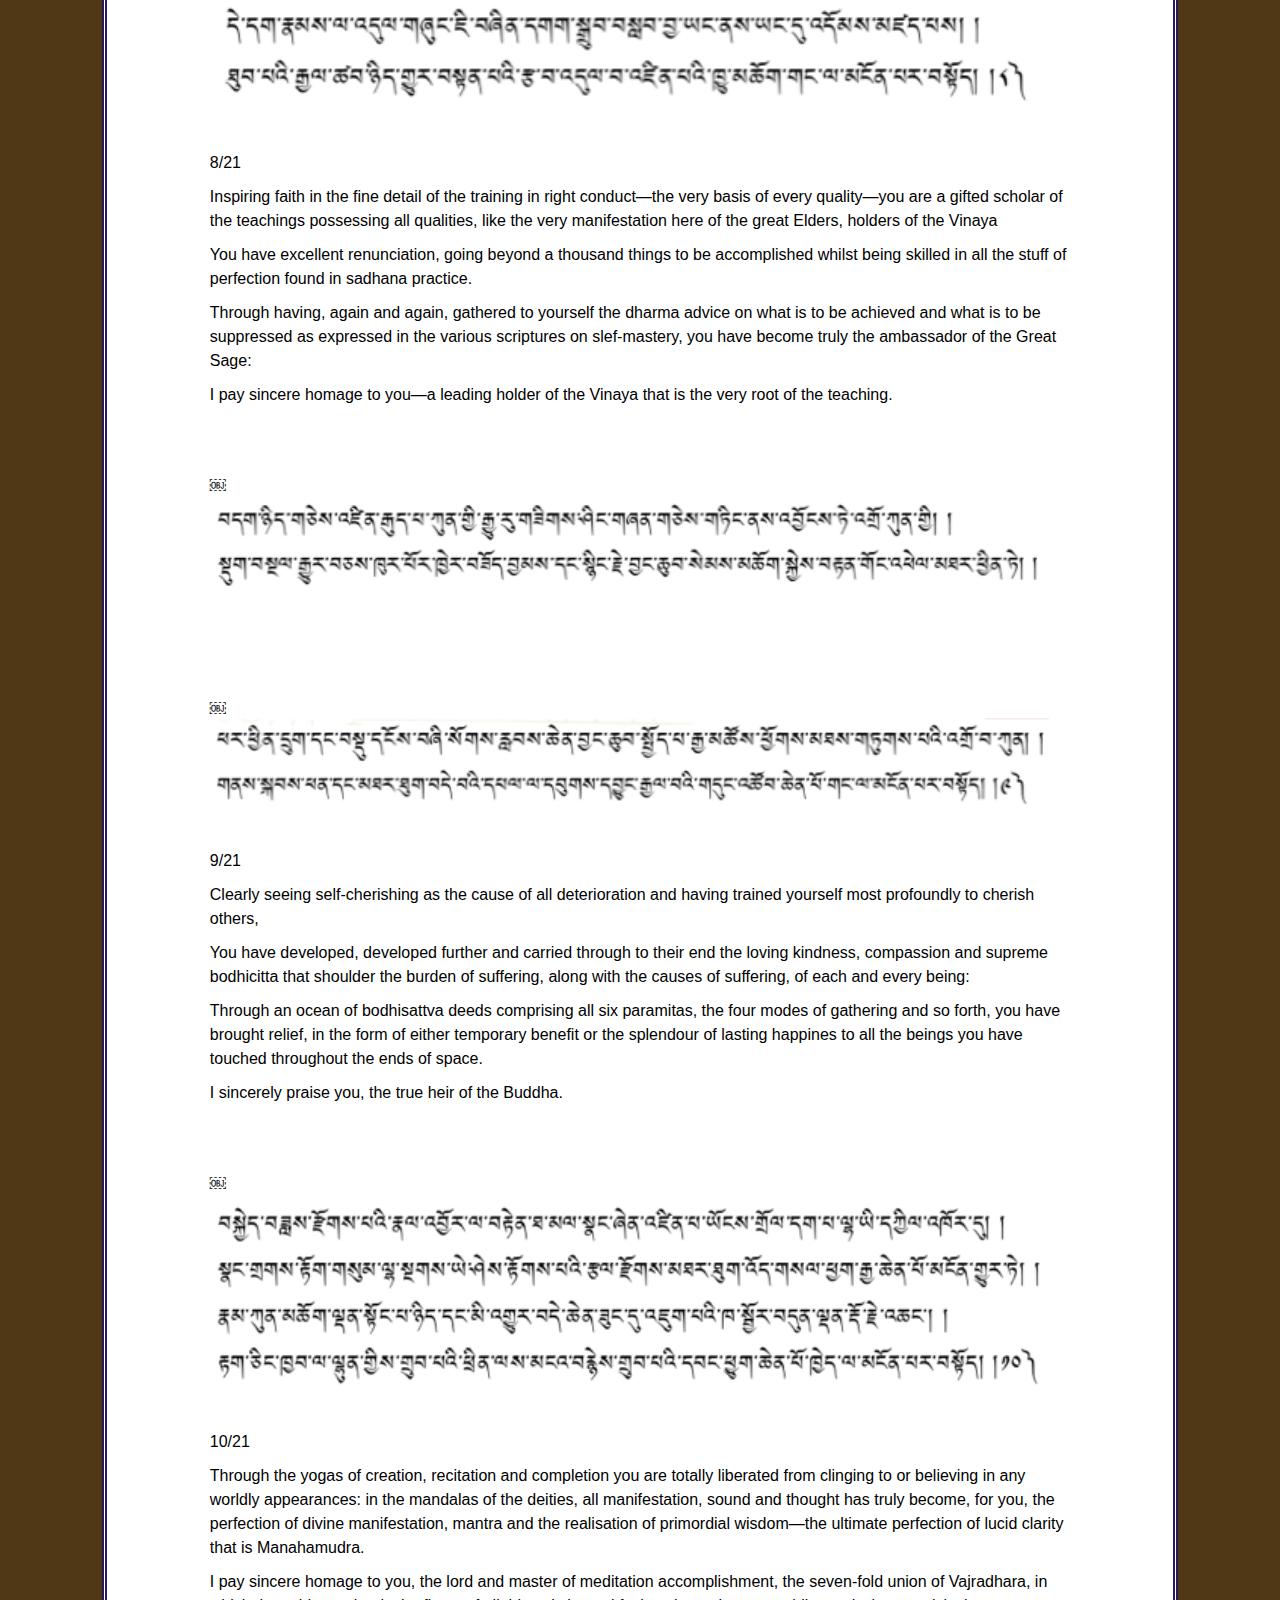
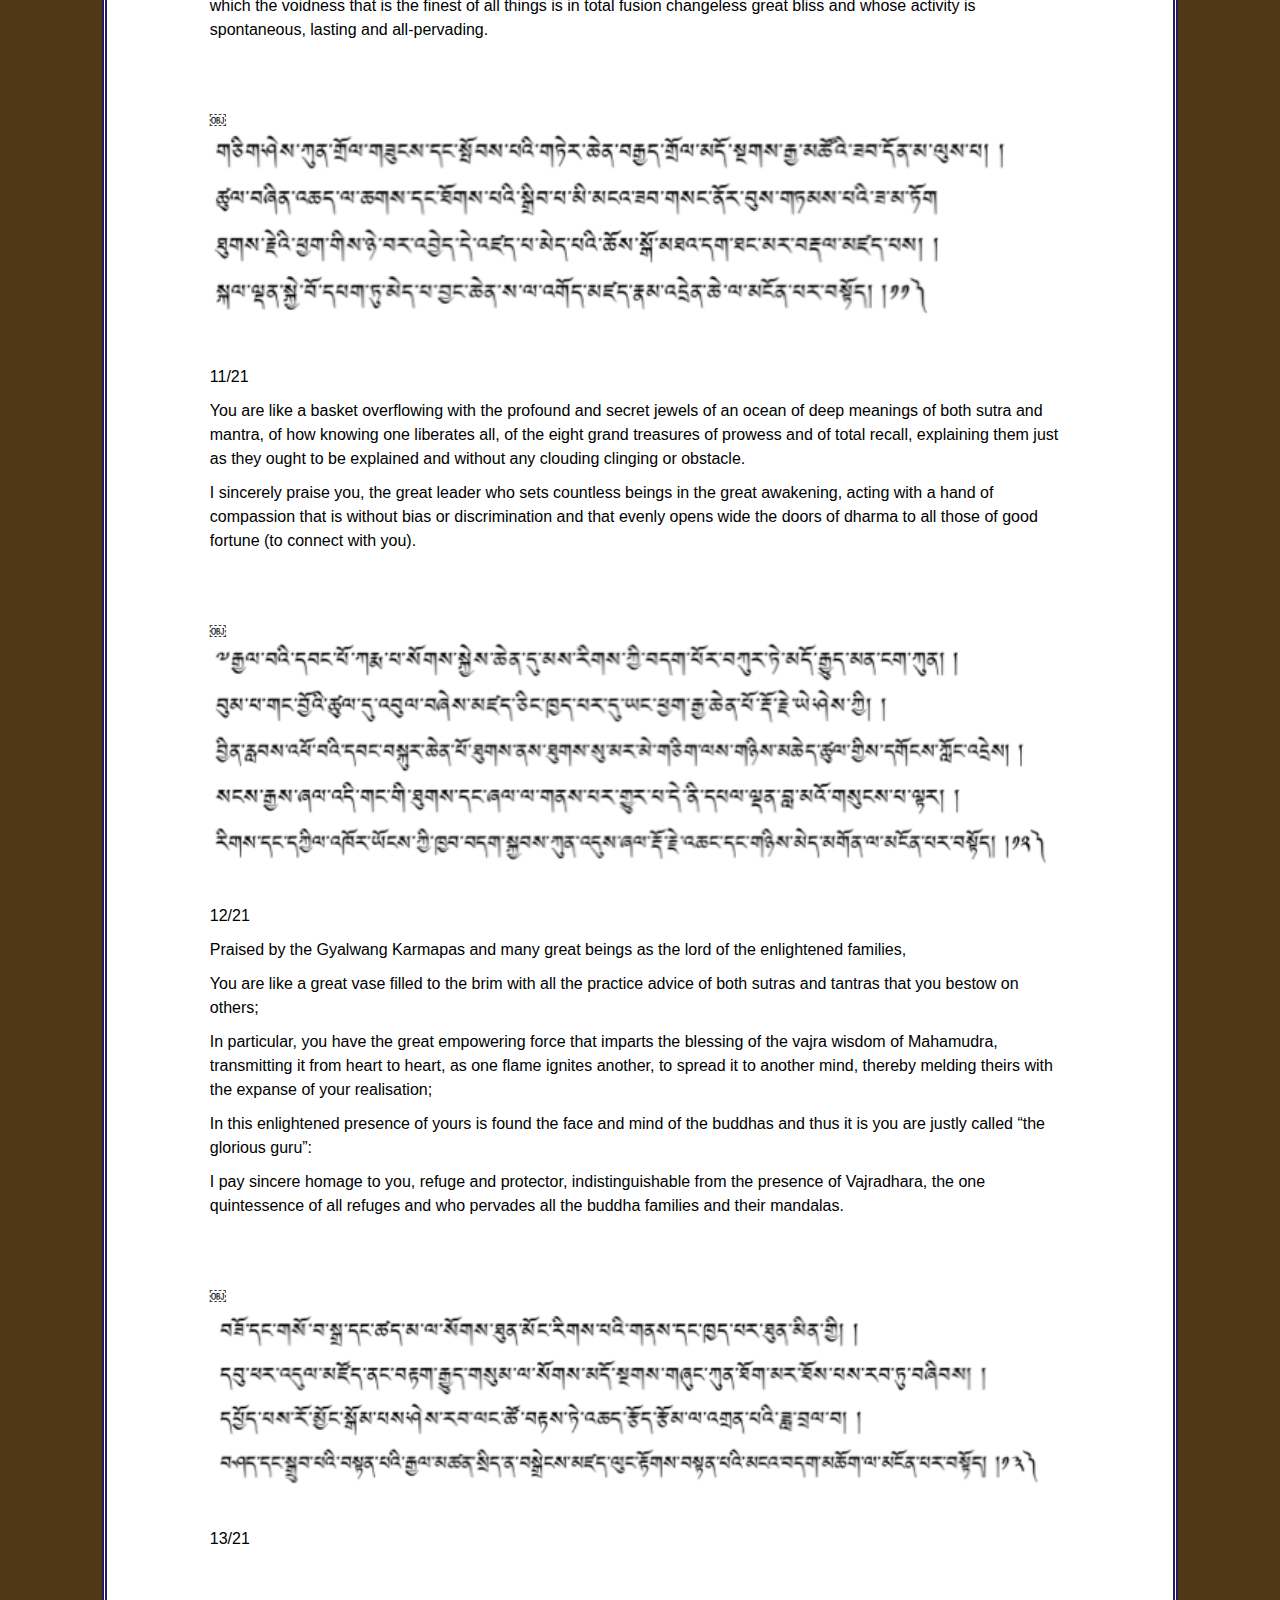
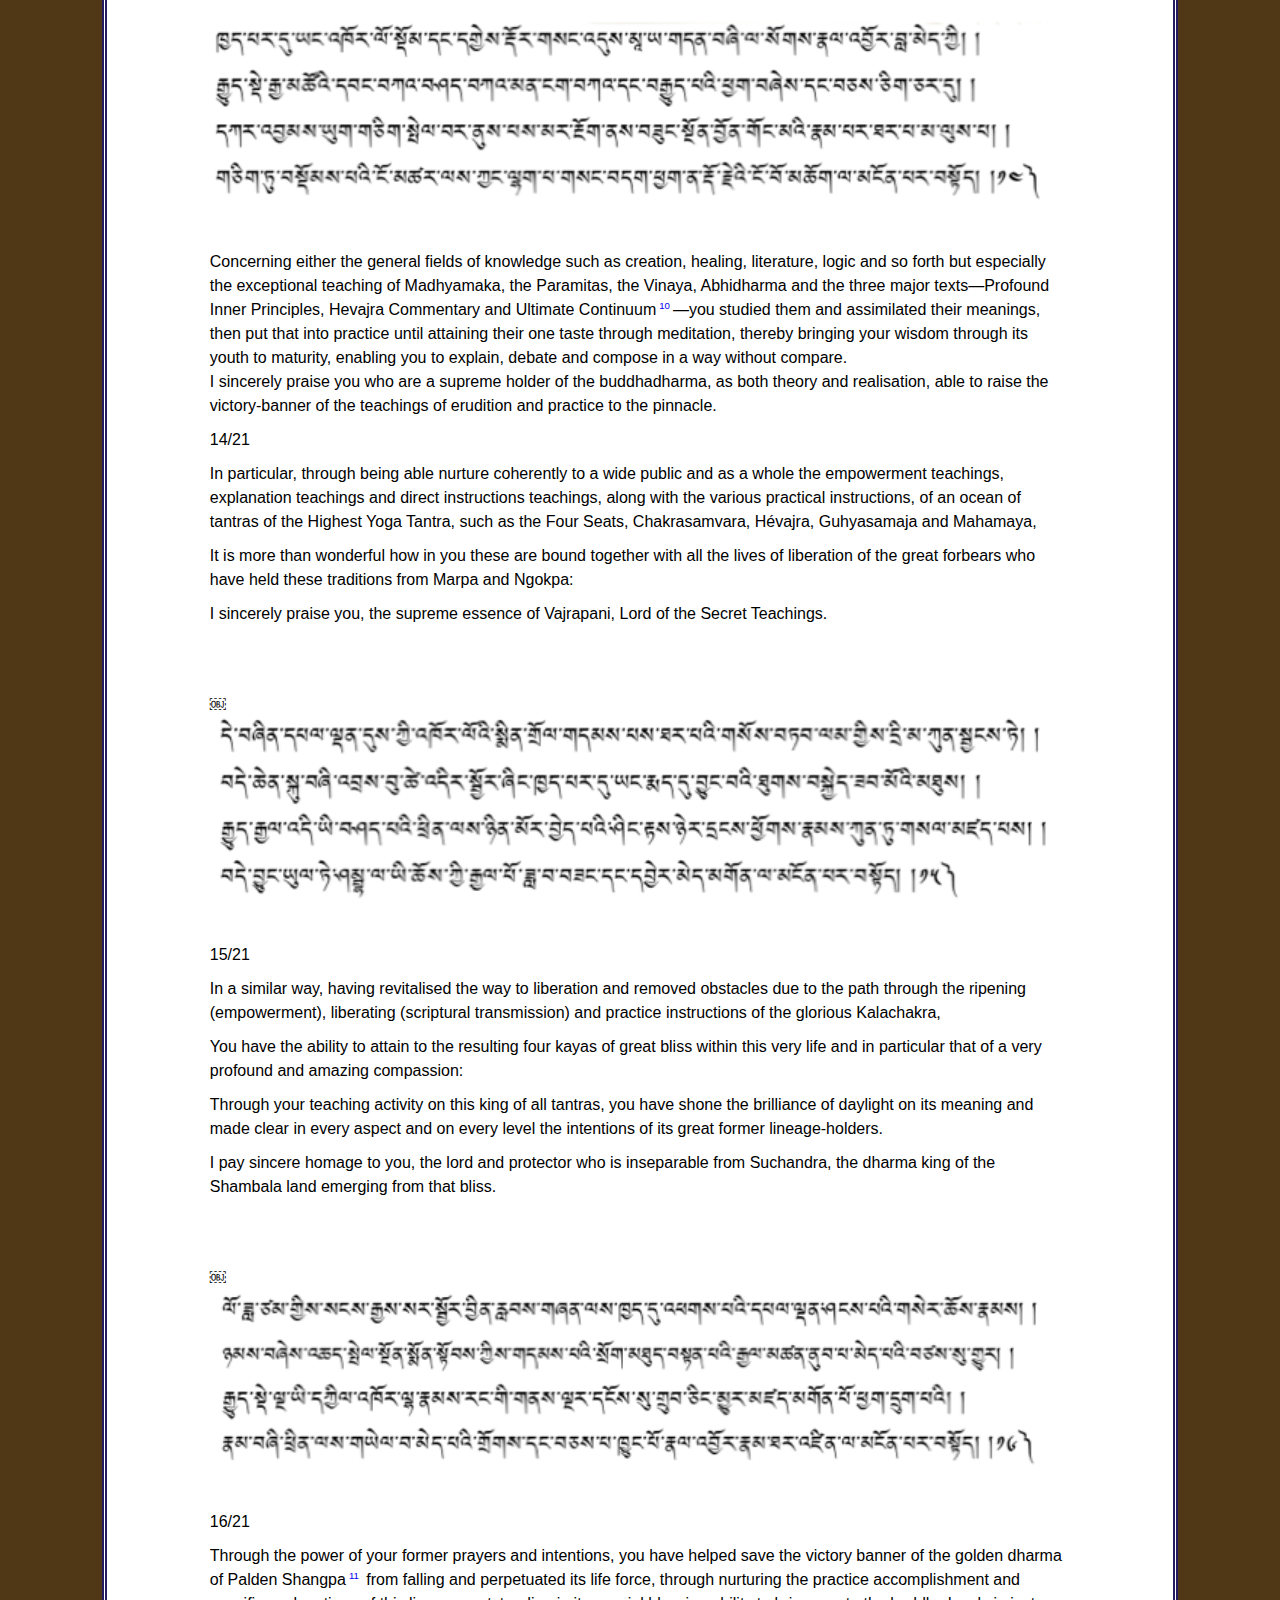
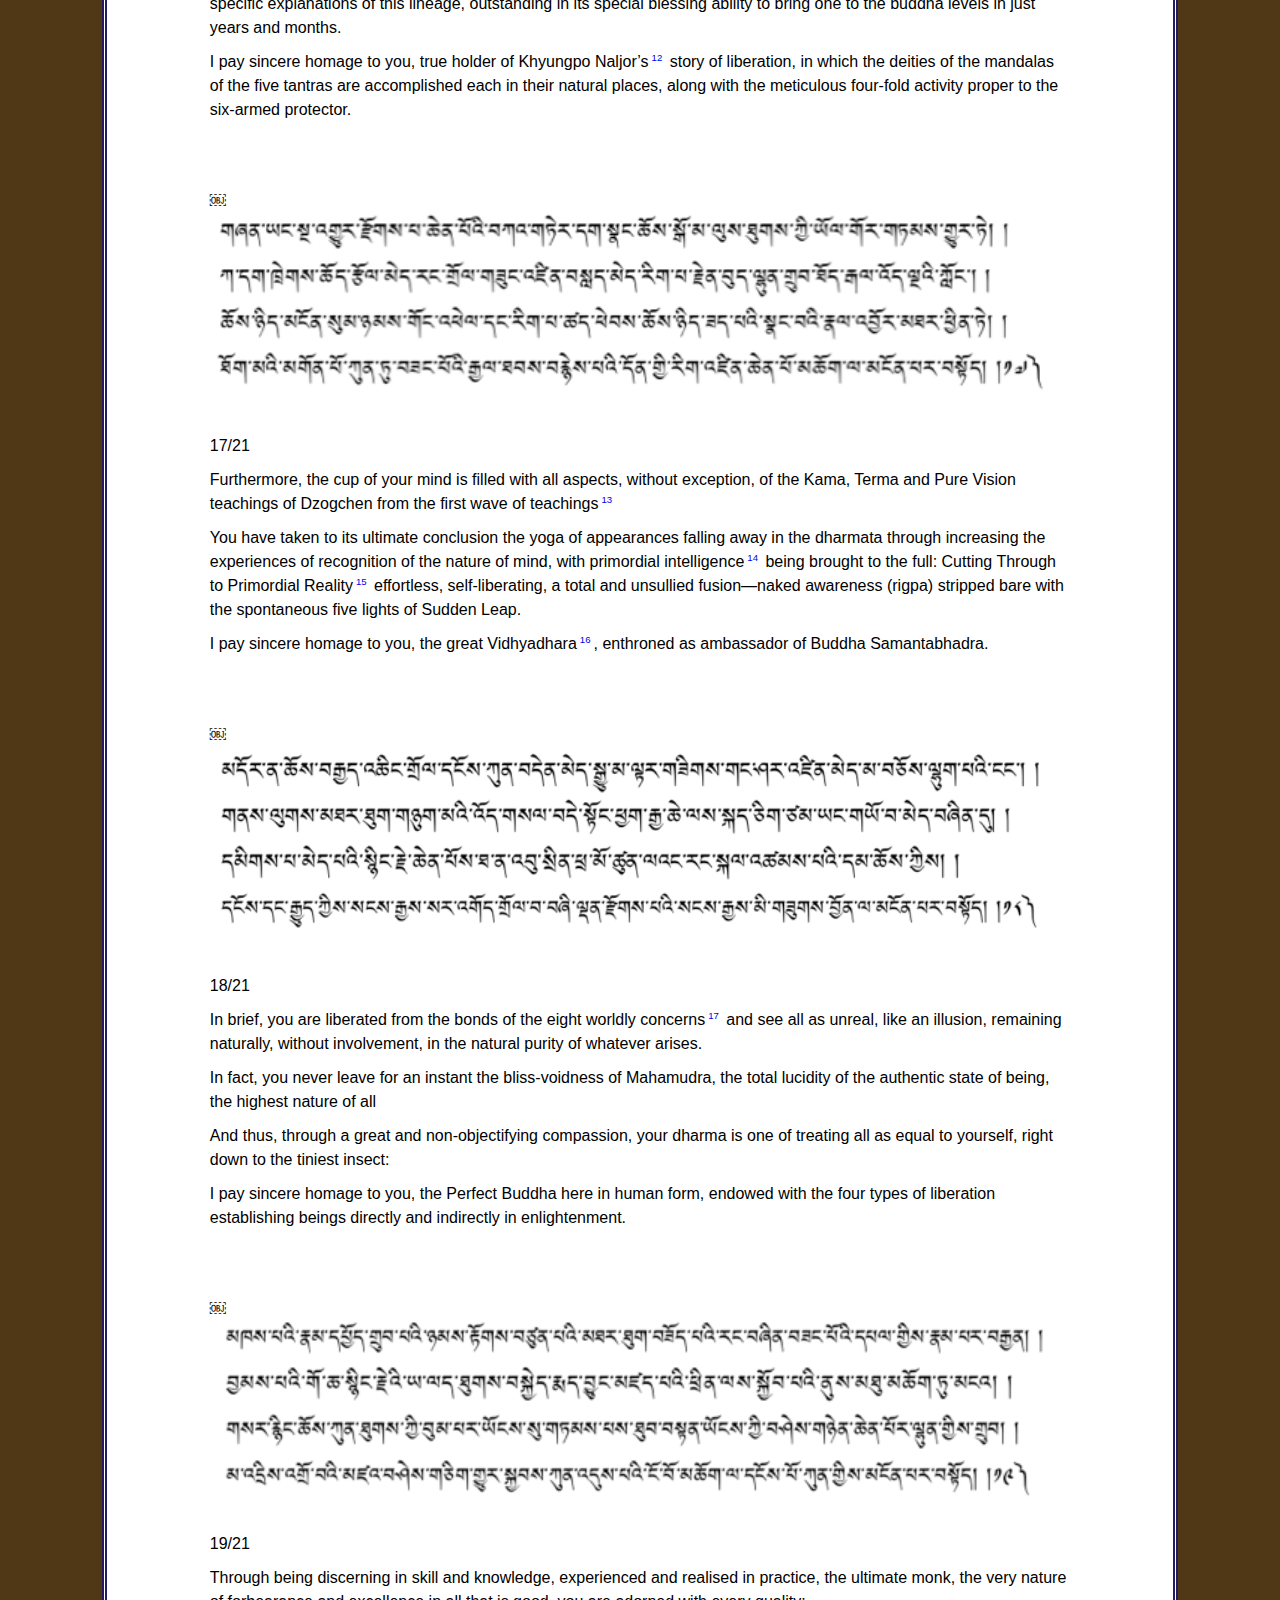
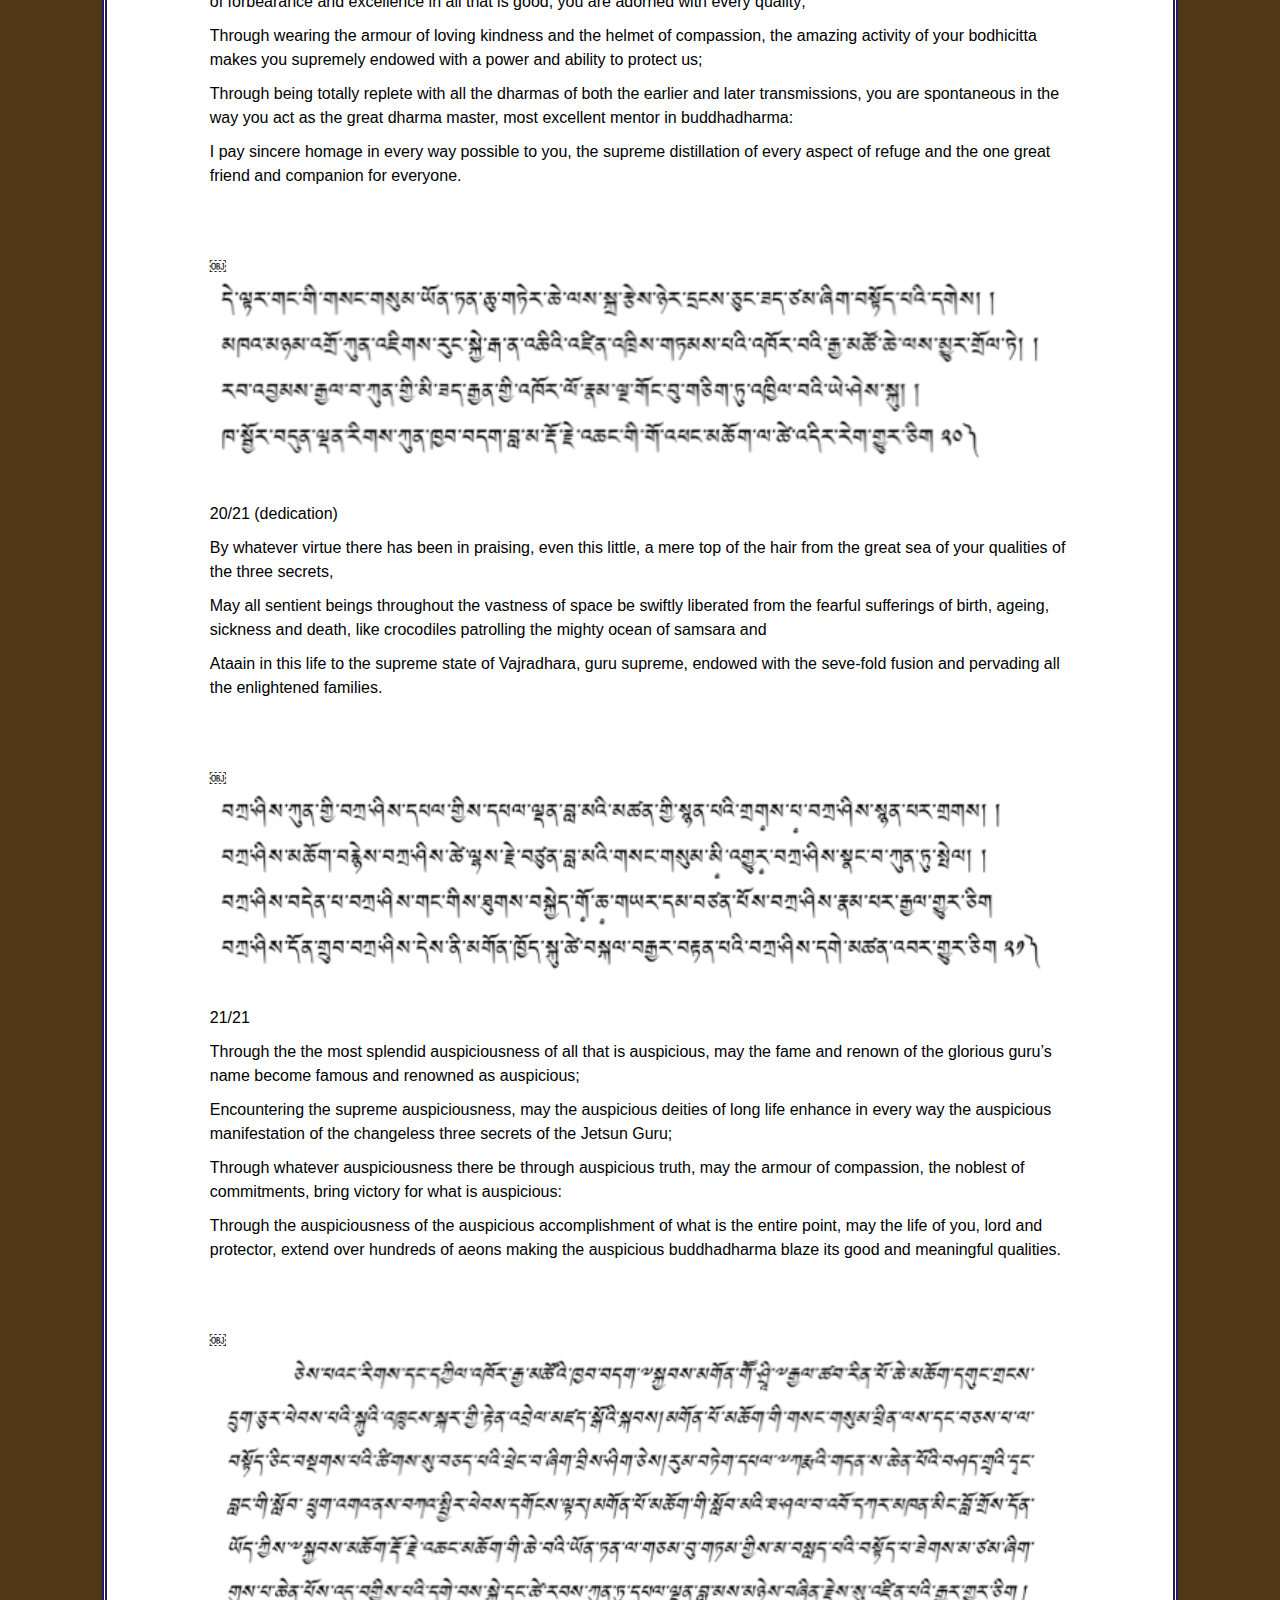
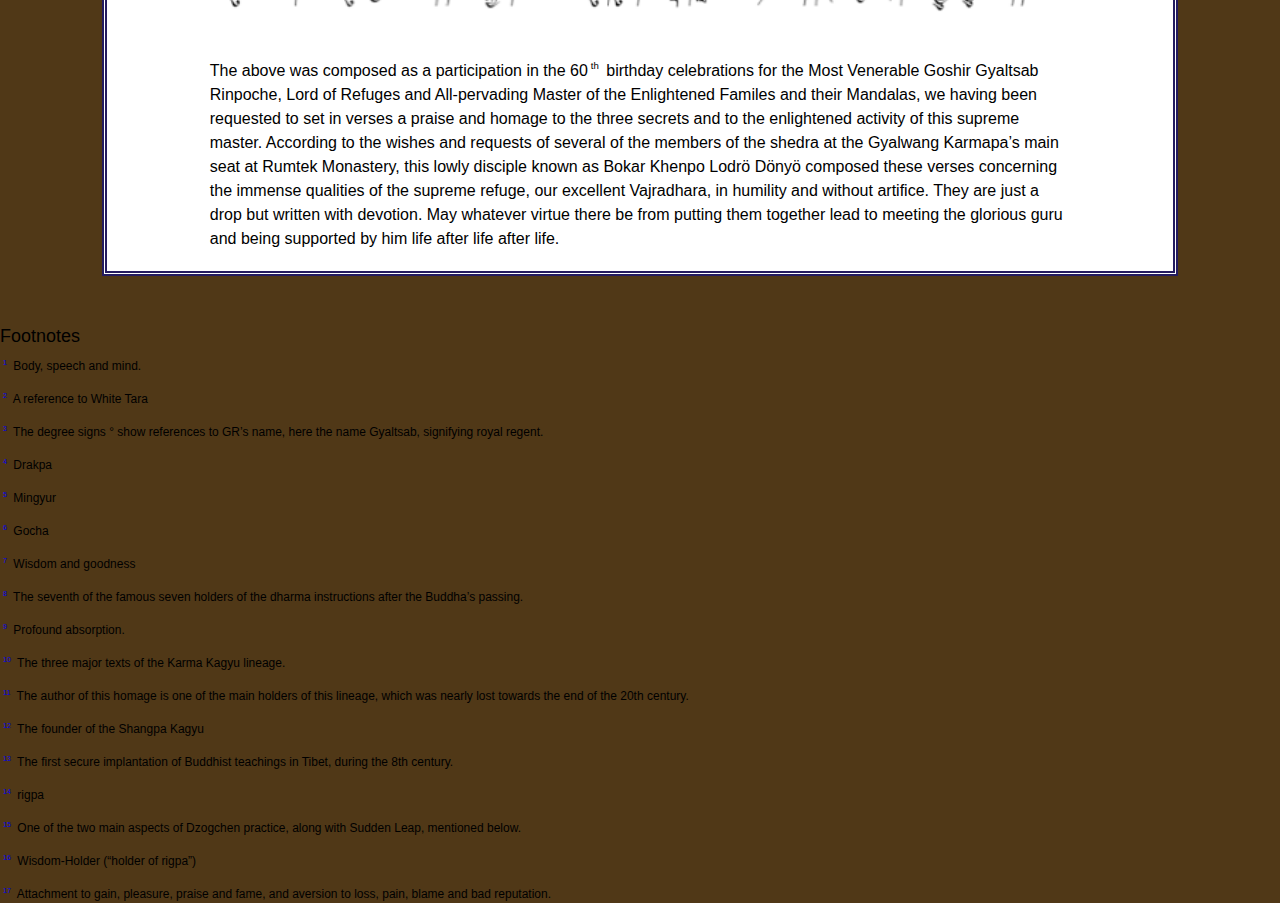
<file: gyaltsab-rinpoche-homage.html>
<!DOCTYPE html>
<html>
<head>
	<title>1 Chapter 1 | Gyaltsab Rinpoche Homage from Khenpo Do&#x308;nyo&#x308;1 LANDSCAPE</title>
	<link rel="stylesheet" href="stylesheets/stylesheet.css" type="text/css" />
</head>
<body>
<div class="nav">
	<ul>
		<li><a href="index.html">Home</a></li>
		<li><a href="introduction.html">Introduction</a></li>
		<li><a href="first-gyaltsabpa-bodhisatt.html">The First Gyaltsab</a></li>
		<li><a href="gyaltsab-rinpoche-homage.html">Songs of Praise</a></li>
	</ul>
</div>
<div class="main" id="homage">
	<h1 class="chap_head">
		Gyaltsab Rinpoche Homage from Khenpo D&#246;ny&#246;
	</h1>
	<div class="figure">
		&#xFFFC;<img src="images/homage/image1.png" alt="" />
	</div>
	<p class="body_first-spab">
		<span class="c1">&#8220;</span><span class="c1">A Bouquet of White Lotuses</span><span class="c1">&#8221;<br />
		</span><span class="c1">Expressing and Praising the Magnificent Qualities of the Three Secrets</span><a href="#footnote1" id="footnote-ref1"><span class="c2"><sup>1</sup></span></a><span class="c1"> of the Most Venerable Goshir Gyaltsab Rinpoche, Ambassador of the Enlightened Ones and Holder of the Treasury of Secret Teachings of Vajradhara, </span>
	</p>
	<p class="body_first-spab">
		Lord of the Mandalas and Buddha Families.
	</p>
	<p class="body_first-spab">
		1/21
	</p>
	<div class="figure">
		&#xFFFC;<img src="images/homage/image2.png" alt="" />
	</div>
	<p class="body_first-spab">
		Om Swasti Bitza Yandu
	</p>
	<p class="body_first-spab">
		Though it is said that, from all points of view, the qualities of realisation and relinquishment are identical in all those enlightened ones throughout the buddhafields of time and space who have attained to the Ten Powers,
	</p>
	<p class="body_first-spab">
		Through your excellence of compassion, wishing prayers, courage and prowess you stand out particularly in many ways through your ability to tame those hard to tame,
	</p>
	<p class="body_first-spab">
		Like a pure white lotus shining among other floating flowers, what words in this world could express how you are the ultimate source of refuge for all beings, a lord and protector, presence of the divine ones:
	</p>
	<p class="body_first-spab">
		I sincerely make praise with all means possible before the feet of the peerless Master of the Sakyas, totally inseparable from the supreme guru.
	</p>
	<p class="body_first-spab">
		2/21
	</p>
	<div class="figure">
		&#xFFFC;<img src="images/homage/image3.png" alt="" />
	</div>
	<p class="body_first-spab">
		Through your manifestion, you embrace the world in an abundance of generosity like the dawn light rising on Mount Kailash and beautifying it,
	</p>
	<p class="body_first-spab">
		Through transmitting the deathless life and primordial wisdom, you ever pervade every extent of existence and peace, inseparable from the mother of the Victors, the Wish-Fulfilling Wheel<a href="#footnote2" id="footnote-ref2"><span class="c6"><sup>2</sup></span></a>, being one in essence with the Karmapa, the activity-aspect of all the Buddhas, you embody the ways of the Victor&#8217;s&#176; Regent&#176;<a href="#footnote3" id="footnote-ref3"><span class="c6"><sup>3</sup></span></a>, the Famous&#176;<a href="#footnote4" id="footnote-ref4"><span class="c6"><sup>4</sup></span></a> signs of enlightenment you make shine throughout the directions.
	</p>
	<p class="body_first-spab">
		In you the three secrets are Unchanging&#176;<a href="#footnote5" id="footnote-ref5"><span class="c6"><sup>5</sup></span></a> and you supremely demonstrate the Armour&#176;<a href="#footnote6" id="footnote-ref6"><span class="c6"><sup>6</sup></span></a><span class="c5"> of enlightened compassion.<br />
	In all sincerity, I praise you.</span>
	</p>
	<div class="figure">
		&#xFFFC;<img src="images/homage/image4.png" alt="" />
	</div>
	<p class="body_first-spab">
		3/21
	</p>
	<p class="body_first-spab">
		Your form, so beautiful, arises from having in the past, over aeons, cultivated carefully a veritable ocean of the two accumulations<a href="#footnote7" id="footnote-ref7"><span class="c6"><sup>7</sup></span></a>&#8212;endowed with the signs and marks of enlightenment, it bring liberation through merely seeing it&#160;;
	</p>
	<p class="body_first-spab">
		Likewise there is liberation merely through hearing your sublime speech, endowed with its sixty specific qualities and conveying the inconceivable secret meaning of all the teachings of the buddhas;
	</p>
	<p class="body_first-spab">
		Like a wish-fulfilling gem or the miraculous vase is your mind, in itself beyond all complications and seeing in vivid clarity each and every knowable thing;
	</p>
	<p class="body_first-spab">
		I sincerely praise the eminent and illustrious guru that you are, so fully endowed with enlightened activity, the lasting refuge spontaneously replete in all qualities who fulfils the hopes of beings.
	</p>
	<div class="figure">
		&#xFFFC;<img src="images/homage/image5.png" alt="" />
	</div>
	<p class="body_first-spab">
		4/21
	</p>
	<p class="body_first-spab">
		You have found the authentic enlightenment that always was yet through your profound attachment to sentient beings you demonstrate life here in the world;
	</p>
	<p class="body_first-spab">
		Even from the tenderest age you showed the innate signs of noble being, beyond the flaws of ordinary childhood;
	</p>
	<p class="body_first-spab">
		In order to demonstrate the power of your lives of liberation and the teachings they embody, never even for an instant did you fall under the sway of laziness or distraction;
	</p>
	<p class="body_first-spab">
		I sincerely praise you who has realised both the scholarly meaning and its practice reality so swiftly by only ever wishing to learn, to contemplate and to meditate.
	</p>
	<div class="figure">
		&#xFFFC;<img src="images/homage/image6.png" alt="" />
	</div>
	<p class="body_first-spab">
		5/21
	</p>
	<p class="body_first-spab">
		The noble vessel of your mind is filled with the enormous faith and diligence with which you heeded all the direct instructions you received, both ordinary and extraordinary, on the sutras, the tantras and the major traditions, from your own totally-qualified dharma masters, such as the Gyalwang Rangjung Rikpe Dorje:
	</p>
	<p class="body_first-spab">
		Thus, becoming replete yourself in all the many varied qualities of the ways of the noble ones, you have mastered the enlightened activities of holding, protecting and increasing the scriptural and realisation lineages you have come to hold&#8212;those of the Buddhadharma in general and especially those of the Karma Kamtsang.
	</p>
	<p class="body_first-spab">
		Therefore, I sincerely praise you, the true the Regent of the Buddhas.
	</p>
	<div class="figure">
		&#xFFFC;<img src="images/homage/image7.png" alt="" />
	</div>
	<p class="body_first-spab">
		6/21
	</p>
	<p class="body_first-spab">
		Never even slightly departing from your guru&#8217;s instructions and in whatever you do always enacting activity exactly just as prescribed by Sudarshana<a href="#footnote8" id="footnote-ref8"><span class="c6"><sup>8</sup></span></a>, Your aim is always to endeavour to completely fulfil the noble intent of the glorious guru Vajradhara:
	</p>
	<p class="body_first-spab">
		As was said, &#8220;When explaining, explain according to the guru&#8217;s lives, when contemplating , do it according to the guru&#8217;s lives, and when meditating let your own mind be at one with and inseparable from that of the guru.&#8221;
	</p>
	<p class="body_first-spab">
		I sincerely praise you who devoted faith is never one moment separate from the manifestation of the guru.
	</p>
	<div class="figure">
		&#xFFFC;<img src="images/homage/image8.png" alt="" />
	</div>
	<p class="body_first-spab">
		7/21
	</p>
	<p class="body_first-spab">
		Ever in the state of the true nature&#8217;s uncontrived naturalness, totally disinterested in the fawning ways of the world towards the haughty who hold themselves great,
	</p>
	<p class="body_first-spab">
		You never engage in speech tinged by desire or aversion but only say what is needed in order to give advice precisely according to the buddhadharma,
	</p>
	<p class="body_first-spab">
		Avoiding like poison all the types of pleasure and wealth that are part of this world and abiding in a ethical conduct which is mindful, aware and caring.
	</p>
	<p class="body_first-spab">
		I sincerely praise you, the yogi of illusion, beyond action, who has transcended distraction and who has the supreme taste of untainted samadhi<a href="#footnote9" id="footnote-ref9"><span class="c6"><sup>9</sup></span></a>.
	</p>
	<div class="figure">
		&#xFFFC;<img src="images/homage/image9.png" alt="" />
	</div>
	<p class="body_first-spab">
		8/21
	</p>
	<p class="body_first-spab">
		Inspiring faith in the fine detail of the training in right conduct&#8212;the very basis of every quality&#8212;you are a gifted scholar of the teachings possessing all qualities, like the very manifestation here of the great Elders, holders of the Vinaya
	</p>
	<p class="body_first-spab">
		You have excellent renunciation, going beyond a thousand things to be accomplished whilst being skilled in all the stuff of perfection found in sadhana practice.
	</p>
	<p class="body_first-spab">
		Through having, again and again, gathered to yourself the dharma advice on what is to be achieved and what is to be suppressed as expressed in the various scriptures on slef-mastery, you have become truly the ambassador of the Great Sage:
	</p>
	<p class="body_first-spab">
		I pay sincere homage to you&#8212;a leading holder of the Vinaya that is the very root of the teaching.
	</p>
	<div class="figure">
		&#xFFFC;<img src="images/homage/image10.png" alt="" />
	</div>
	<div class="figure">
		&#xFFFC;<img src="images/homage/image11.png" alt="" />
	</div>
	<p class="body_first-spab">
		9/21
	</p>
	<p class="body_first-spab">
		Clearly seeing self-cherishing as the cause of all deterioration and having trained yourself most profoundly to cherish others,
	</p>
	<p class="body_first-spab">
		You have developed, developed further and carried through to their end the loving kindness, compassion and supreme bodhicitta that shoulder the burden of suffering, along with the causes of suffering, of each and every being:
	</p>
	<p class="body_first-spab">
		Through an ocean of bodhisattva deeds comprising all six paramitas, the four modes of gathering and so forth, you have brought relief, in the form of either temporary benefit or the splendour of lasting happines to all the beings you have touched throughout the ends of space.
	</p>
	<p class="body_first-spab">
		I sincerely praise you, the true heir of the Buddha.
	</p>
	<div class="figure">
		&#xFFFC;<img src="images/homage/image12.png" alt="" />
	</div>
	<p class="body_first-spab">
		10/21
	</p>
	<p class="body_first-spab">
		Through the yogas of creation, recitation and completion you are totally liberated from clinging to or believing in any worldly appearances: in the mandalas of the deities, all manifestation, sound and thought has truly become, for you, the perfection of divine manifestation, mantra and the realisation of primordial wisdom&#8212;the ultimate perfection of lucid clarity that is Manahamudra.
	</p>
	<p class="body_first-spab">
		I pay sincere homage to you, the lord and master of meditation accomplishment, the seven-fold union of Vajradhara, in which the voidness that is the finest of all things is in total fusion changeless great bliss and whose activity is spontaneous, lasting and all-pervading.
	</p>
	<div class="figure">
		&#xFFFC;<img src="images/homage/image13.png" alt="" />
	</div>
	<p class="body_first-spab">
		11/21
	</p>
	<p class="body_first-spab">
		You are like a basket overflowing with the profound and secret jewels of an ocean of deep meanings of both sutra and mantra, of how knowing one liberates all, of the eight grand treasures of prowess and of total recall, explaining them just as they ought to be explained and without any clouding clinging or obstacle.
	</p>
	<p class="body_first-spab">
		I sincerely praise you, the great leader who sets countless beings in the great awakening, acting with a hand of compassion that is without bias or discrimination and that evenly opens wide the doors of dharma to all those of good fortune (to connect with you).
	</p>
	<div class="figure">
		&#xFFFC;<img src="images/homage/image14.png" alt="" />
	</div>
	<p class="body_first-spab">
		12/21
	</p>
	<p class="body_first-spab">
		Praised by the Gyalwang Karmapas and many great beings as the lord of the enlightened families,
	</p>
	<p class="body_first-spab">
		You are like a great vase filled to the brim with all the practice advice of both sutras and tantras that you bestow on others;
	</p>
	<p class="body_first-spab">
		In particular, you have the great empowering force that imparts the blessing of the vajra wisdom of Mahamudra, transmitting it from heart to heart, as one flame ignites another, to spread it to another mind, thereby melding theirs with the expanse of your realisation;
	</p>
	<p class="body_first-spab">
		In this enlightened presence of yours is found the face and mind of the buddhas and thus it is you are justly called &#8220;the glorious guru&#8221;:
	</p>
	<p class="body_first-spab">
		I pay sincere homage to you, refuge and protector, indistinguishable from the presence of Vajradhara, the one quintessence of all refuges and who pervades all the buddha families and their mandalas.
	</p>
	<div class="figure">
		&#xFFFC;<img src="images/homage/image15.png" alt="" />
	</div>
	<p class="body_first-spab">
		13/21
	</p>
	<div class="figure">
		<img src="images/homage/image16.png" alt="" />
	</div>
	<p class="body_first-spab">
		Concerning either the general fields of knowledge such as creation, healing, literature, logic and so forth but especially the exceptional teaching of Madhyamaka, the Paramitas, the Vinaya, Abhidharma and the three major texts&#8212;<span class="c8">Profound Inner Principles</span>, <span class="c8">Hevajra Commentary</span> and <span class="c8">Ultimate Continuum</span><a href="#footnote10" id="footnote-ref10"><span class="c9"><sup>10</sup></span></a>&#8212;<span class="c5">you studied them and assimilated their meanings, then put that into practice until attaining their one taste through meditation, thereby bringing your wisdom through its youth to maturity, enabling you to explain, debate and compose in a way without compare.<br />
	I sincerely praise you who are a supreme holder of the buddhadharma, as both theory and realisation, able to raise the victory-banner of the teachings of erudition and practice to the pinnacle.</span>
	</p>
	<p class="body_first-spab">
		14/21
	</p>
	<p class="body_first-spab">
		In particular, through being able nurture coherently to a wide public and as a whole the empowerment teachings, explanation teachings and direct instructions teachings, along with the various practical instructions, of an ocean of tantras of the Highest Yoga Tantra, such as the Four Seats, Chakrasamvara, H&#233;vajra, Guhyasamaja and Mahamaya,
	</p>
	<p class="body_first-spab">
		It is more than wonderful how in you these are bound together with all the lives of liberation of the great forbears who have held these traditions from Marpa and Ngokpa:
	</p>
	<p class="body_first-spab">
		I sincerely praise you, the supreme essence of Vajrapani, Lord of the Secret Teachings.
	</p>
	<div class="figure">
		&#xFFFC;<img src="images/homage/image17.png" alt="" />
	</div>
	<p class="body_first-spab">
		15/21
	</p>
	<p class="body_first-spab">
		In a similar way, having revitalised the way to liberation and removed obstacles due to the path through the ripening (empowerment), liberating (scriptural transmission) and practice instructions of the glorious Kalachakra,
	</p>
	<p class="body_first-spab">
		You have the ability to attain to the resulting four kayas of great bliss within this very life and in particular that of a very profound and amazing compassion:
	</p>
	<p class="body_first-spab">
		Through your teaching activity on this king of all tantras, you have shone the brilliance of daylight on its meaning and made clear in every aspect and on every level the intentions of its great former lineage-holders.
	</p>
	<p class="body_first-spab">
		I pay sincere homage to you, the lord and protector who is inseparable from Suchandra, the dharma king of the Shambala land emerging from that bliss.
	</p>
	<div class="figure">
		&#xFFFC;<img src="images/homage/image18.png" alt="" />
	</div>
	<p class="body_first-spab">
		16/21
	</p>
	<p class="body_first-spab">
		Through the power of your former prayers and intentions, you have helped save the victory banner of the golden dharma of Palden Shangpa<a href="#footnote11" id="footnote-ref11"><span class="c6"><sup>11</sup></span></a> from falling and perpetuated its life force, through nurturing the practice accomplishment and specific explanations of this lineage, outstanding in its special blessing ability to bring one to the buddha levels in just years and months.
	</p>
	<p class="body_first-spab">
		I pay sincere homage to you, true holder of Khyungpo Naljor&#8217;s<a href="#footnote12" id="footnote-ref12"><span class="c6"><sup>12</sup></span></a> story of liberation, in which the deities of the mandalas of the five tantras are accomplished each in their natural places, along with the meticulous four-fold activity proper to the six-armed protector.
	</p>
	<div class="figure">
		&#xFFFC;<img src="images/homage/image19.png" alt="" />
	</div>
	<p class="body_first-spab">
		17/21
	</p>
	<p class="body_first-spab">
		Furthermore, the cup of your mind is filled with all aspects, without exception, of the <span class="c8">Kama</span>, <span class="c8">Terma</span> and <span class="c8">Pure Vision</span> teachings of Dzogchen from the first wave of teachings<a href="#footnote13" id="footnote-ref13"><span class="c6"><sup>13</sup></span></a>
	</p>
	<p class="body_first-spab">
		You have taken to its ultimate conclusion the yoga of appearances falling away in the <span class="c8">dharmata </span>through increasing the experiences of recognition of the nature of mind, with primordial intelligence<a href="#footnote14" id="footnote-ref14"><span class="c6"><sup>14</sup></span></a> being brought to the full: <span class="c8">Cutting Through to Primordial Reality</span><a href="#footnote15" id="footnote-ref15"><span class="c9"><sup>15</sup></span></a> effortless, self-liberating, a total and unsullied fusion&#8212;naked awareness (<span class="c8">rigpa</span>) stripped bare with the spontaneous five lights of <span class="c8">Sudden Leap.</span>
	</p>
	<p class="body_first-spab">
		I pay sincere homage to you, the great Vidhyadhara<a href="#footnote16" id="footnote-ref16"><span class="c6"><sup>16</sup></span></a>, enthroned as ambassador of Buddha Samantabhadra.
	</p>
	<div class="figure">
		&#xFFFC;<img src="images/homage/image20.png" alt="" />
	</div>
	<p class="body_first-spab">
		18/21
	</p>
	<p class="body_first-spab">
		In brief, you are liberated from the bonds of the eight worldly concerns<a href="#footnote17" id="footnote-ref17"><span class="c6"><sup>17</sup></span></a> and see all as unreal, like an illusion, remaining naturally, without involvement, in the natural purity of whatever arises.
	</p>
	<p class="body_first-spab">
		In fact, you never leave for an instant the bliss-voidness of Mahamudra, the total lucidity of the authentic state of being, the highest nature of all
	</p>
	<p class="body_first-spab">
		And thus, through a great and non-objectifying compassion, your dharma is one of treating all as equal to yourself, right down to the tiniest insect:
	</p>
	<p class="body_first-spab">
		I pay sincere homage to you, the Perfect Buddha here in human form, endowed with the four types of liberation establishing beings directly and indirectly in enlightenment.
	</p>
	<div class="figure">
		&#xFFFC;<img src="images/homage/image21.png" alt="" />
	</div>
	<p class="body_first-spab">
		19/21
	</p>
	<p class="body_first-spab">
		Through being discerning in skill and knowledge, experienced and realised in practice, the ultimate monk, the very nature of forbearance and excellence in all that is good, you are adorned with every quality;
	</p>
	<p class="body_first-spab">
		Through wearing the armour of loving kindness and the helmet of compassion, the amazing activity of your bodhicitta makes you supremely endowed with a power and ability to protect us;
	</p>
	<p class="body_first-spab">
		Through being totally replete with all the dharmas of both the earlier and later transmissions, you are spontaneous in the way you act as the great dharma master, most excellent mentor in buddhadharma:
	</p>
	<p class="body_first-spab">
		I pay sincere homage in every way possible to you, the supreme distillation of every aspect of refuge and the one great friend and companion for everyone.
	</p>
	<div class="figure">
		&#xFFFC;<img src="images/homage/image22.png" alt="" />
	</div>
	<p class="body_first-spab">
		20/21 (dedication)
	</p>
	<p class="body_first-spab">
		By whatever virtue there has been in praising, even this little, a mere top of the hair from the great sea of your qualities of the three secrets,
	</p>
	<p class="body_first-spab">
		May all sentient beings throughout the vastness of space be swiftly liberated from the fearful sufferings of birth, ageing, sickness and death, like crocodiles patrolling the mighty ocean of samsara and
	</p>
	<p class="body_first-spab">
		Ataain in this life to the supreme state of Vajradhara, guru supreme, endowed with the seve-fold fusion and pervading all the enlightened families.
	</p>
	<div class="figure">
		&#xFFFC;<img src="images/homage/image23.png" alt="" />
	</div>
	<p class="body_first-spab">
		21/21
	</p>
	<p class="body_first-spab">
		Through the the most splendid auspiciousness of all that is auspicious, may the fame and renown of the glorious guru&#8217;s name become famous and renowned as auspicious;
	</p>
	<p class="body_first-spab">
		Encountering the supreme auspiciousness, may the auspicious deities of long life enhance in every way the auspicious manifestation of the changeless three secrets of the Jetsun Guru;
	</p>
	<p class="body_first-spab">
		Through whatever auspiciousness there be through auspicious truth, may the armour of compassion, the noblest of commitments, bring victory for what is auspicious:
	</p>
	<p class="body_first-spab">
		Through the auspiciousness of the auspicious accomplishment of what is the entire point, may the life of you, lord and protector, extend over hundreds of aeons making the auspicious buddhadharma blaze its good and meaningful qualities.
	</p>
	<div class="figure">
		&#xFFFC;<img src="images/homage/image24.png" alt="" />
	</div>
	<p class="body_first-spab">
		The above was composed as a participation in the 60<span class="c6"><sup>th</sup></span> birthday celebrations for the Most Venerable Goshir Gyaltsab Rinpoche, Lord of Refuges and All-pervading Master of the Enlightened Familes and their Mandalas, we having been requested to set in verses a praise and homage to the three secrets and to the enlightened activity of this supreme master. According to the wishes and requests of several of the members of the shedra at the Gyalwang Karmapa&#8217;s main seat at Rumtek Monastery, this lowly disciple known as Bokar Khenpo Lodr&#246; D&#246;ny&#246; composed these verses concerning the immense qualities of the supreme refuge, our excellent Vajradhara, in humility and without artifice. They are just a drop but written with devotion. May whatever virtue there be from putting them together lead to meeting the glorious guru and being supported by him life after life after life.
	</p>
</div>
<div class="footnotes">
	<h2>
		Footnotes
	</h2>
	<a id="footnote1" />
	<p class="s4">
	<a href="#footnote-ref1"><span class="c3"><sup>1</sup></span></a> Body, speech and mind.
	</p>
	<br />
	<a id="footnote2" />
	<p class="s4">
	<a href="#footnote-ref2"><span class="c6"><sup>2</sup></span></a> A reference to White Tara
	</p>
	<br />
	<a id="footnote3" />
	<p class="s4">
	<a href="#footnote-ref3"><span class="c6"><sup>3</sup></span></a> The degree signs &#176; show references to GR&#8217;s name, here the name <span class="c7">Gyaltsab</span>, signifying royal regent.
	</p>
	<br />
	<a id="footnote4" />
	<p class="s4">
	<a href="#footnote-ref4"><span class="c6"><sup>4</sup></span></a> <span class="c7">Drakpa</span>
	</p>
	<br />
	<a id="footnote5" />
	<p class="s4">
	<a href="#footnote-ref5"><span class="c6"><sup>5</sup></span></a> <span class="c7">Mingyur</span>
	</p>
	<br />
	<a id="footnote6" />
	<p class="s4">
	<a href="#footnote-ref6"><span class="c6"><sup>6</sup></span></a> <span class="c7">Gocha</span>
	</p>
	<br />
	<a id="footnote7" />
	<p class="s4">
	<a href="#footnote-ref7"><span class="c6"><sup>7</sup></span></a> Wisdom and goodness
	</p>
	<br />
	<a id="footnote8" />
	<p class="s4">
	<a href="#footnote-ref8"><span class="c6"><sup>8</sup></span></a> The seventh of the famous seven holders of the dharma instructions after the Buddha&#8217;s passing.
	</p>
	<br />
	<a id="footnote9" />
	<p class="s4">
	<a href="#footnote-ref9"><span class="c6"><sup>9</sup></span></a> Profound absorption.
	</p>
	<br />
	<a id="footnote10" />
	<p class="s4">
	<a href="#footnote-ref10"><span class="c9"><sup>10</sup></span></a> The three major texts of the Karma Kagyu lineage.
	</p>
	<br />
	<a id="footnote11" />
	<p class="s4">
	<a href="#footnote-ref11"><span class="c6"><sup>11</sup></span></a> The author of this homage is one of the main holders of this lineage, which was nearly lost towards the end of the 20th century.
	</p>
	<br />
	<a id="footnote12" />
	<p class="s4">
	<a href="#footnote-ref12"><span class="c6"><sup>12</sup></span></a> The founder of the Shangpa Kagyu
	</p>
	<br />
	<a id="footnote13" />
	<p class="s4">
	<a href="#footnote-ref13"><span class="c6"><sup>13</sup></span></a> The first secure implantation of Buddhist teachings in Tibet, during the 8th century.
	</p>
	<br />
	<a id="footnote14" />
	<p class="s4">
	<a href="#footnote-ref14"><span class="c6"><sup>14</sup></span></a> <span class="c7">rigpa</span>
	</p>
	<br />
	<a id="footnote15" />
	<p class="s4">
	<a href="#footnote-ref15"><span class="c9"><sup>15</sup></span></a> One of the two main aspects of Dzogchen practice, along with Sudden Leap, mentioned below.
	</p>
	<br />
	<a id="footnote16" />
	<p class="s4">
	<a href="#footnote-ref16"><span class="c6"><sup>16</sup></span></a> Wisdom-Holder (&#8220;holder of <span class="c7">rigpa&#8221;</span>)
	</p>
	<br />
	<a id="footnote17" />
	<p class="s4">
	<a href="#footnote-ref17"><span class="c6"><sup>17</sup></span></a> Attachment to gain, pleasure, praise and fame, and aversion to loss, pain, blame and bad reputation.
	</p>
</div>
</body>
</html>
</file>
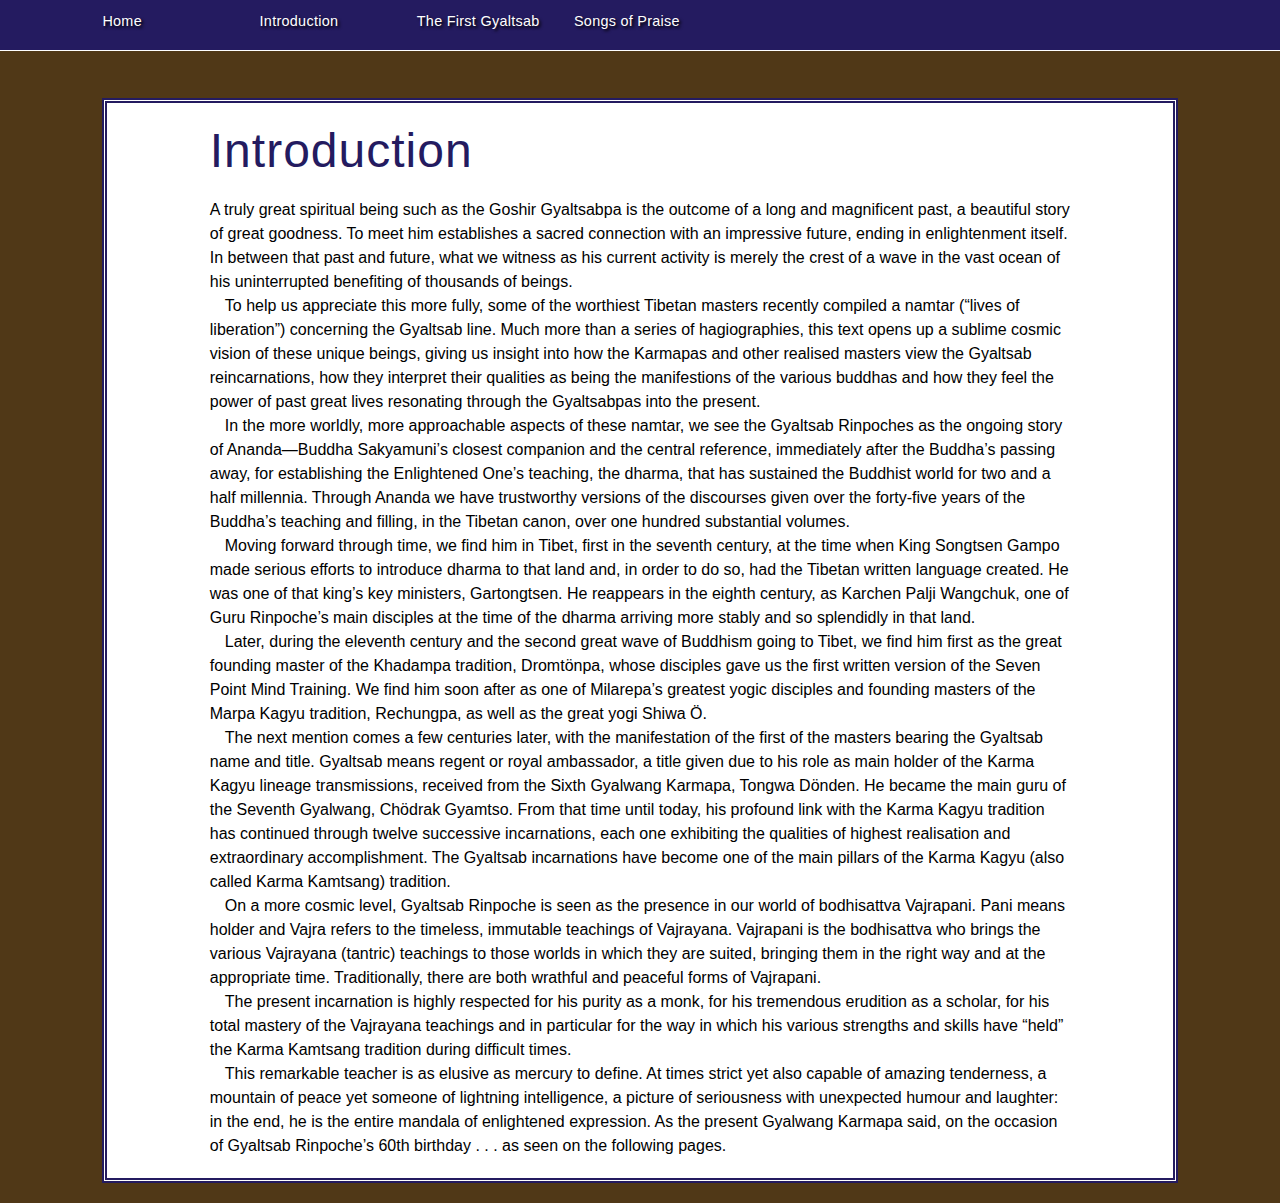
<file: introduction.html>
<!DOCTYPE html>
<html xmlns="http://www.w3.org/1999/xhtml">
<head>
	<meta charset="utf-8" />
	<title>introduction</title>
	<link rel="stylesheet" type="text/css" media="screen" href="stylesheets/stylesheet.css">
</head>
<body>
<div class="nav">
	<ul>
		<li><a href="index.html">Home</a></li>
		<li><a href="introduction.html">Introduction</a></li>
		<li><a href="first-gyaltsabpa-bodhisatt.html">The First Gyaltsab</a></li>
		<li><a href="gyaltsab-rinpoche-homage.html">Songs of Praise</a></li>
	</ul>
</div>
 -->
<div id="introduction">
	<h1 class="chap_head" lang="en-US">
		Introduction
	</h1>
	<p class="body_first-chap">
		A truly great spiritual being such as the Goshir Gyaltsabpa is the outcome of a long and magnificent past, a beautiful story of great goodness. To meet him establishes a sacred connection with an impressive future, ending in enlightenment itself. In between that past and future, what we witness as his current activity is merely the crest of a wave in the vast ocean of his uninterrupted benefiting of thousands of beings.
	</p>
	<p class="body_ind">
		To help us appreciate this more fully, some of the worthiest Tibetan masters recently compiled a <span class="body_itals">namtar</span> (“lives of liberation”) concerning the Gyaltsab line. Much more than a series of hagiographies, this text opens up a sublime cosmic vision of these unique beings, giving us insight into how the Karmapas and other realised masters view the Gyaltsab reincarnations, how they interpret their qualities as being the manifestions of the various buddhas and how they feel the power of past great lives resonating through the Gyaltsabpas into the present.
	</p>
	<p class="body_ind">
		In the more worldly, more approachable aspects of these namtar, we see the Gyaltsab Rinpoches as the ongoing story of Ananda—Buddha Sakyamuni’s closest companion and the central reference, immediately after the Buddha’s passing away, for establishing the Enlightened One’s teaching, the dharma, that has sustained the Buddhist world for two and a half millennia. Through Ananda we have trustworthy versions of the discourses given over the forty-five years of the Buddha’s teaching and filling, in the Tibetan canon, over one hundred substantial volumes.
	</p>
	<p class="body_ind">
		Moving forward through time, we find him in Tibet, first in the seventh century, at the time when King Songtsen Gampo made serious efforts to introduce dharma to that land and, in order to do so, had the Tibetan written language created. He was one of that king’s key ministers, Gartongtsen. He reappears in the eighth century, as Karchen Palji Wangchuk, one of Guru Rinpoche’s main disciples at the time of the dharma arriving more stably and so splendidly in that land.
	</p>
	<p class="body_ind">
		Later, during the eleventh century and the second great wave of Buddhism going to Tibet, we find him first as the great founding master of the Khadampa tradition, Dromtönpa, whose disciples gave us the first written version of the <span class="body_itals">Seven Point Mind Training</span>. We find him soon after as one of Milarepa’s greatest yogic disciples and founding masters of the Marpa Kagyu tradition, Rechungpa, as well as the great yogi Shiwa Ö.
	</p>
	<p class="body_ind">
		The next mention comes a few centuries later, with the manifestation of the first of the masters bearing the Gyaltsab name and title. <span class="body_itals">Gyaltsab</span> means <span class="body_itals">regent</span> or royal ambassador, a title given due to his role as main holder of the Karma Kagyu lineage transmissions, received from the Sixth Gyalwang Karmapa, Tongwa Dönden. He became the main guru of the Seventh Gyalwang, Chödrak Gyamtso. From that time until today, his profound link with the Karma Kagyu tradition has continued through twelve successive incarnations, each one exhibiting the qualities of highest realisation and extraordinary accomplishment. The Gyaltsab incarnations have become one of the main pillars of the Karma Kagyu (also called Karma Kamtsang) tradition.
	</p>
	<p class="body_ind">
		On a more cosmic level, Gyaltsab Rinpoche is seen as the presence in our world of bodhisattva Vajrapani. <span class="body_itals">Pani</span> means holder and <span class="body_itals">Vajra</span> refers to the timeless, immutable teachings of Vajrayana. Vajrapani is the bodhisattva who brings the various Vajrayana (tantric) teachings to those worlds in which they are suited, bringing them in the right way and at the appropriate time. Traditionally, there are both wrathful and peaceful forms of Vajrapani.
	</p>
	<p class="body_ind">
		The present incarnation is highly respected for his purity as a monk, for his tremendous erudition as a scholar, for his total mastery of the Vajrayana teachings and in particular for the way in which his various strengths and skills have “held” the Karma Kamtsang tradition during difficult times.
	</p>
	<p class="body_ind">
		This remarkable teacher is as elusive as mercury to define. At times strict yet also capable of amazing tenderness, a mountain of peace yet someone of lightning intelligence, a picture of seriousness with unexpected humour and laughter: in the end, he is the entire mandala of enlightened expression. As the present Gyalwang Karmapa said, on the occasion of Gyaltsab Rinpoche’s 60th birthday . . . as seen on the following pages.
	</p>
</div>
</body>
</html>
</file>
<file: stylesheets/stylesheet.css>
/*******************************************************************************
Slate Theme for GitHub Pages
by Jason Costello, @jsncostello
*******************************************************************************/

/*@import url(github-light.css);*/

/*******************************************************************************
MeyerWeb Reset
*******************************************************************************/

/* gold rgba(107, 87, 51) */
html,
    body,
    div,
    span,
    applet,
    object,
    iframe,
    h1,
    h2,
    h3,
    h4,
    h5,
    h6,
    p,
    blockquote,
    pre,
    a,
    abbr,
    acronym,
    address,
    big,
    cite,
    code,
    del,
    dfn,
    em,
    img,
    ins,
    kbd,
    q,
    s,
    samp,
    small,
    strike,
    strong,
    sub,
    sup,
    tt,
    var,
    b,
    u,
    i,
    center,
    dl,
    dt,
    dd,
    ol,
    ul,
    li,
    fieldset,
    form,
    label,
    legend,
    table,
    caption,
    tbody,
    tfoot,
    thead,
    tr,
    th,
    td,
    article,
    aside,
    canvas,
    details,
    embed,
    figure,
    figcaption,
    footer,
    header,
    hgroup,
    menu,
    nav,
    output,
    ruby,
    section,
    summary,
    time,
    mark,
    audio,
    video
{
	margin: 0;
	padding: 0;
	border: 0;
	font: inherit;
	vertical-align: baseline;
}

/* HTML5 display-role reset for older browsers */
article,
    aside,
    details,
    figcaption,
    figure,
    footer,
    header,
    hgroup,
    menu,
    nav,
    section { display: block; }
ol,
    ul { list-style: none; }

table
{
	border-collapse: collapse;
	border-spacing: 0;
}

a { text-decoration: none; }

/*******************************************************************************
Theme Styles
*******************************************************************************/

body {background-color: #503817;}
#introduction, #homage, #gyaltsabpa
{
	padding: 20px 8% 20px 8%;
	margin: 80px 8% 20px 8%;
	border: 5px double #241B60;

	background-color: #fff;
}

.bg-image img
{
	width: 100%;
	position: absolute;
	top: 0;
	left: 0;
}

.footer
{
	position: absolute;
	bottom: 0;
	left: 0;
	width: 100%;
	padding: 20px 0 5px 0;
	font-family: "Helvetica Neue", Arial, Helvetica, Geneva, sans-serif;
	font-size: .6em;
	color: white;
	text-align: center;
}

.footer a
{
	color: white;
	border-bottom: 1px dashed;
}

.nav
{
	position: fixed;
	top: 0;
	left: 0;
	width: 100%;
	height: 30px;
	padding: 10px 10px 10px 8%;
	font-family: "Helvetica Neue", Arial, Helvetica, Geneva, sans-serif;
	font-size: .9em;
	color: #FFF;
	text-shadow: #000 2px 2px 3px;
	letter-spacing: 0.02em;
	background-color: #241B60;
	border-bottom: 1px solid #fff;
}

.nav li
{
	display: table-cell;
	padding: 3px 3px 3px 0;
	width: 20%;
}

.nav a { color: #fff; }

h1.chap_head
{
	font-size: 3em;
	font-family: "Helvetica Neue", Arial, Helvetica, Geneva, sans-serif;
	font-weight: normal;
	letter-spacing: 1px;
	margin-bottom: 20px;
	color: #241B60;
}

p, .body_ind, .body_first-chap
{
	font-family: "Helvetica Neue", Arial, Helvetica, Geneva, sans-serif;
	line-height: 1.5;
	text-indent: 15px;
}

.body_first-chap, .body_first, .body_first-spab { text-indent: 0; }
.body_first-spab { margin-top: 10px; }

.figure
{
	text-align: left;
	padding: 70px 20px 20px 0;
}

.figure img { width: 100%; }

sup
{
	font-size: 60%;
	vertical-align: super;
	padding: 0 3px 0 3px;
}

.footnotes
{
	font-size: .75em;
	margin-top: 50px;
}

.footnotes h2
{
	font-size: 1.5em;
	font-family: "Helvetica Neue", Arial, Helvetica, Geneva, sans-serif;
	margin-bottom: 10px;
}

.footnotes p { text-indent: 0; }

.highlight
{
	background-color: #E3E5AD;
	border: 3px solid #E3E5AD;
}

.c11, .italic { font-style: italic; }
</file>
